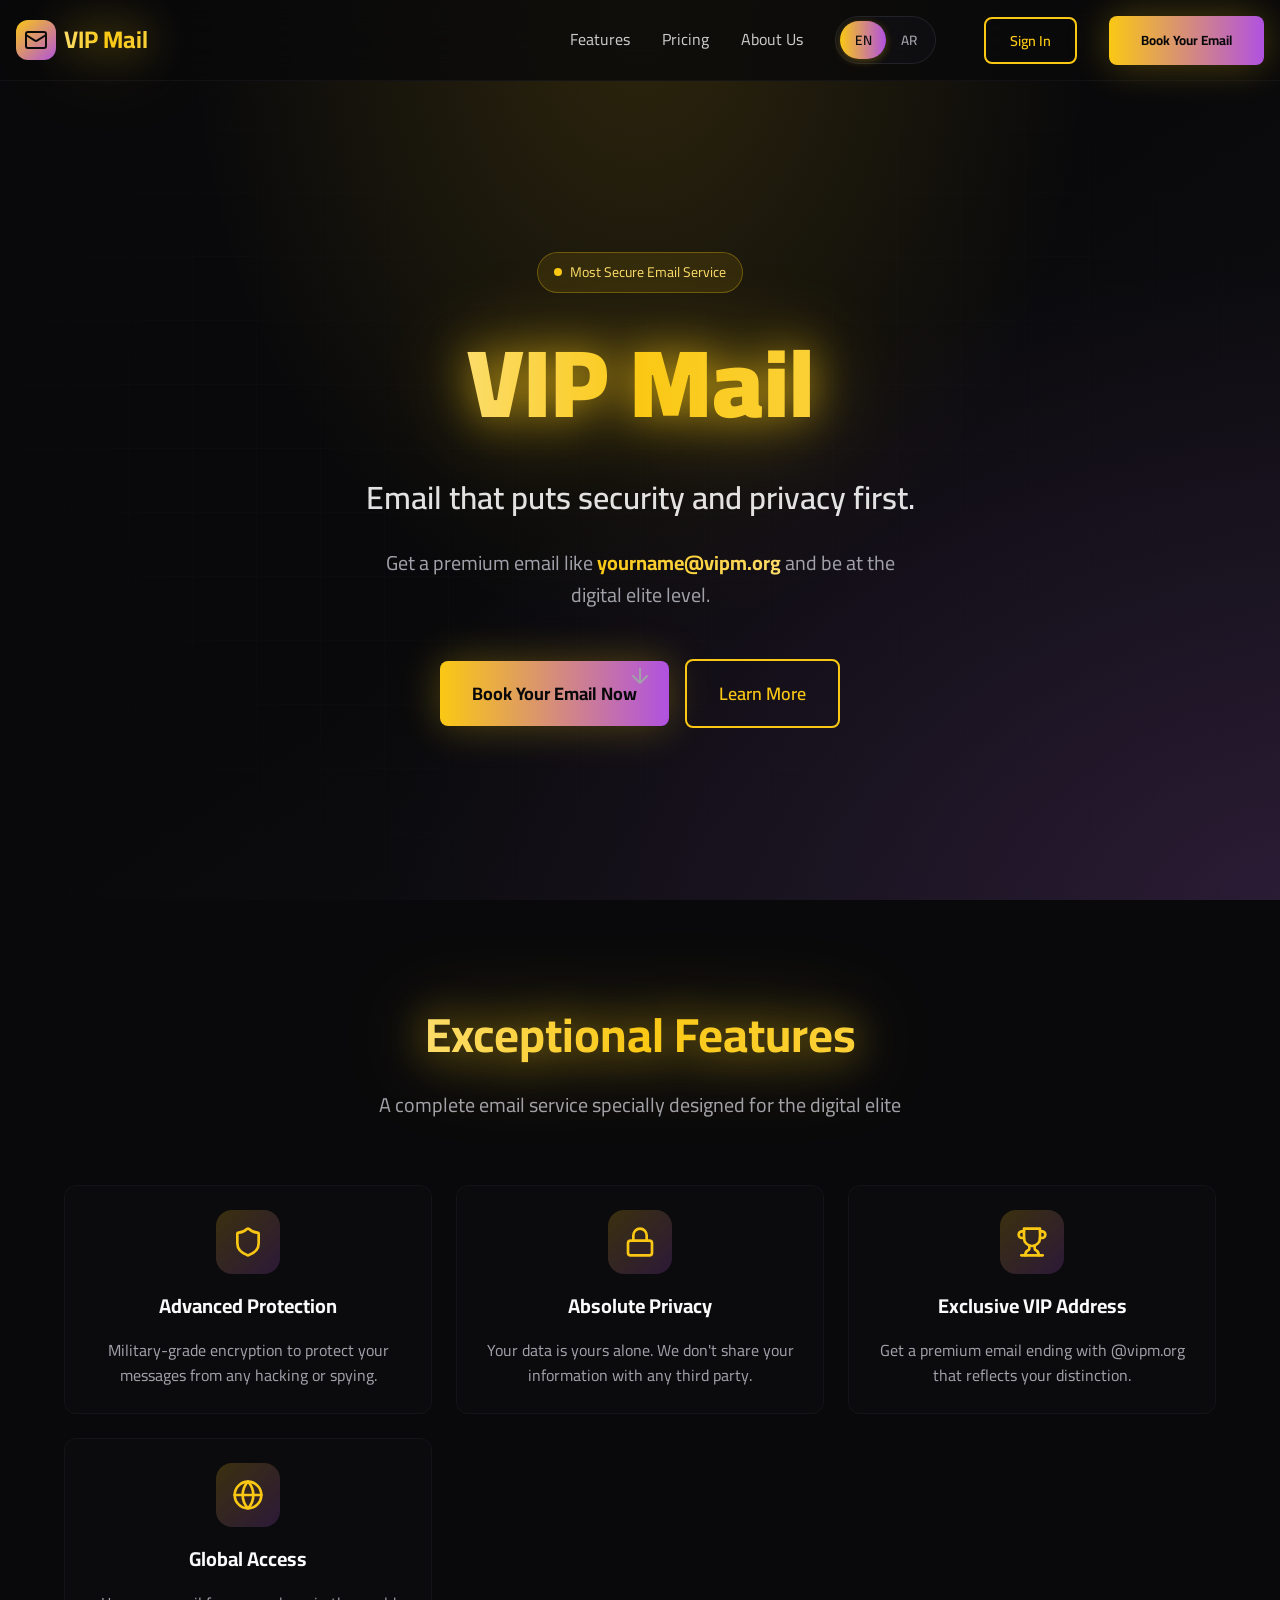
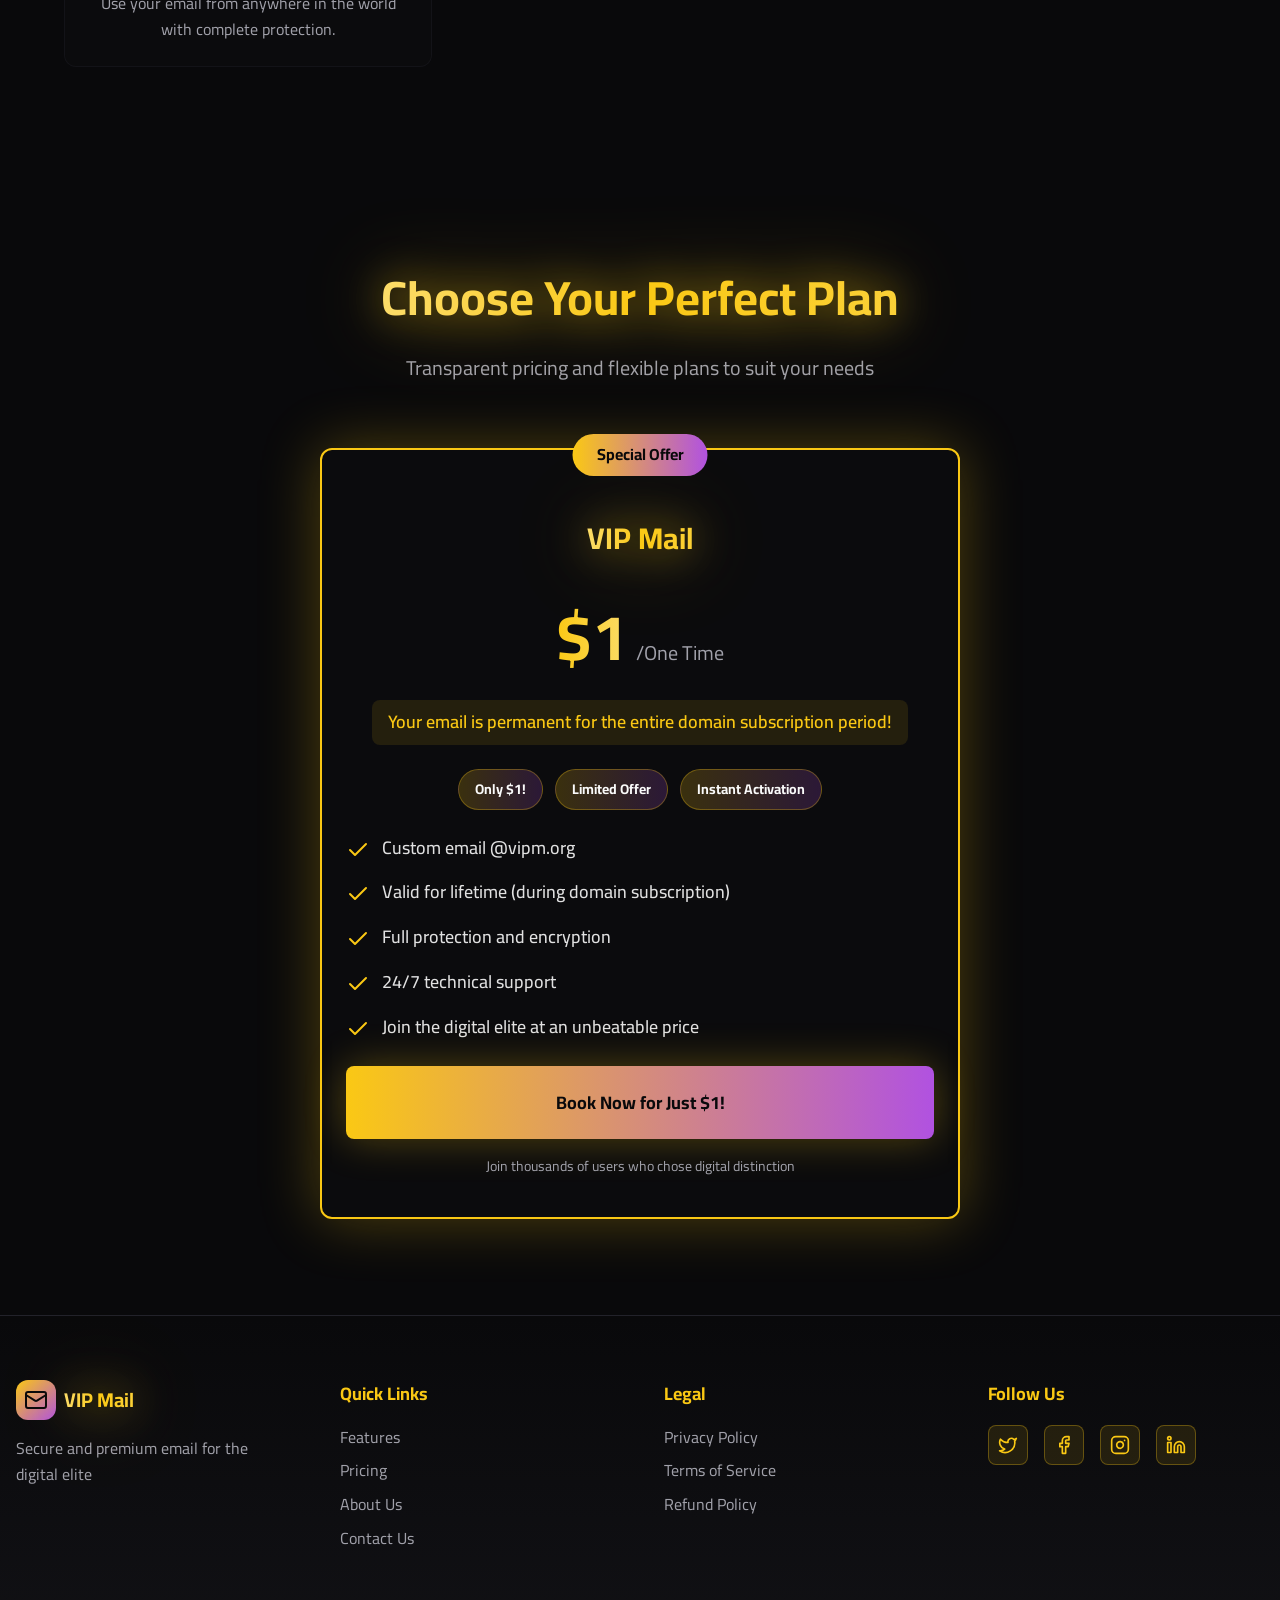
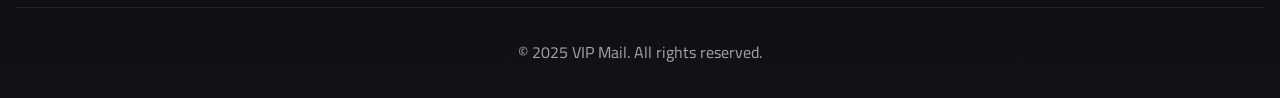
<file: index.html>
<!DOCTYPE html>
<html lang="en" dir="ltr">
<head>
    <meta charset="UTF-8">
    <meta name="viewport" content="width=device-width, initial-scale=1.0">
    <meta name="description" content="VIP Mail - Email that puts security and privacy first. Get your premium @vipm.org email">
    <meta property="og:title" content="VIP Mail - Secure and Premium Email">
    <meta property="og:description" content="Get a premium email like yourname@vipm.org and be at the digital elite level">
    <title>VIP Mail - Secure and Premium Email</title>
    <link rel="stylesheet" href="styles.css">
    <link rel="preconnect" href="https://fonts.googleapis.com">
    <link rel="preconnect" href="https://fonts.gstatic.com" crossorigin>
    <link href="https://fonts.googleapis.com/css2?family=Cairo:wght@400;600;700;900&display=swap" rel="stylesheet">
    <script src="translations.js"></script>
</head>
<body>
    <!-- Navbar -->
    <nav class="navbar">
        <div class="container">
            <div class="nav-content">
                <a href="/" class="logo">
                    <div class="logo-icon">
                        <svg xmlns="http://www.w3.org/2000/svg" width="24" height="24" viewBox="0 0 24 24" fill="none" stroke="currentColor" stroke-width="2" stroke-linecap="round" stroke-linejoin="round">
                            <rect width="20" height="16" x="2" y="4" rx="2"/>
                            <path d="m22 7-8.97 5.7a1.94 1.94 0 0 1-2.06 0L2 7"/>
                        </svg>
                    </div>
                    <span class="logo-text text-gold-premium">VIP Mail</span>
                </a>

                <div class="nav-links">
                    <a href="#features" data-i18n="nav_features">Features</a>
                    <a href="#pricing" data-i18n="nav_pricing">Pricing</a>
                    <a href="about.html" data-i18n="nav_about">About Us</a>
                    <div class="lang-switcher">
                        <button class="lang-btn" id="lang-en">EN</button>
                        <button class="lang-btn" id="lang-ar">AR</button>
                    </div>
                    <button class="btn-login" data-i18n="nav_login">Sign In</button>
                    <button class="btn-primary" data-i18n="nav_book">Book Your Email</button>
                </div>

                <!-- Mobile Menu Button -->
                <button class="mobile-menu-btn" aria-label="Menu" data-i18n-label="nav_menu">
                    <svg xmlns="http://www.w3.org/2000/svg" width="24" height="24" viewBox="0 0 24 24" fill="none" stroke="currentColor" stroke-width="2" stroke-linecap="round" stroke-linejoin="round">
                        <line x1="4" x2="20" y1="12" y2="12"/>
                        <line x1="4" x2="20" y1="6" y2="6"/>
                        <line x1="4" x2="20" y1="18" y2="18"/>
                    </svg>
                </button>
            </div>
        </div>
    </nav>

    <!-- Mobile Menu -->
    <div class="mobile-menu">
        <div class="mobile-menu-links">
            <a href="#features" data-i18n="nav_features">Features</a>
            <a href="#pricing" data-i18n="nav_pricing">Pricing</a>
            <a href="about.html" data-i18n="nav_about">About Us</a>
            <div class="lang-switcher" style="justify-content: center; margin: 1rem 0;">
                <button class="lang-btn" id="lang-en-mobile">EN</button>
                <button class="lang-btn" id="lang-ar-mobile">AR</button>
            </div>
            <button class="btn-login" data-i18n="nav_login">Sign In</button>
            <button class="btn-primary" data-i18n="nav_book">Book Your Email</button>
        </div>
    </div>

    <!-- Hero Section -->
    <section class="hero">
        <div class="hero-bg">
            <div class="hero-gradient-1"></div>
            <div class="hero-gradient-2"></div>
        </div>
        <div class="hero-grid"></div>

        <div class="container">
            <div class="hero-content">
                <div class="hero-badge">
                    <span class="badge-pulse"></span>
                    <span data-i18n="hero_badge">Most Secure Email Service</span>
                </div>

                <h1 class="hero-title">
                    <span class="text-gold-premium">VIP Mail</span>
                </h1>

                <p class="hero-subtitle" data-i18n="hero_subtitle">
                    Email that puts security and privacy first.
                </p>

                <p class="hero-description">
                    <span data-i18n="hero_description_prefix">Get a premium email like </span><span class="text-gradient-gold">yourname@vipm.org</span><span data-i18n="hero_description_suffix"> and be at the digital elite level.</span>
                </p>

                <div class="hero-buttons">
                    <button class="btn-primary btn-lg" data-i18n="hero_btn_book">Book Your Email Now</button>
                    <button class="btn-outline btn-lg" data-i18n="hero_btn_learn">Learn More</button>
                </div>

                <div class="scroll-indicator">
                    <svg xmlns="http://www.w3.org/2000/svg" width="24" height="24" viewBox="0 0 24 24" fill="none" stroke="currentColor" stroke-width="2" stroke-linecap="round" stroke-linejoin="round">
                        <path d="M12 5v14M19 12l-7 7-7-7"/>
                    </svg>
                </div>
            </div>
        </div>
    </section>

    <!-- Features Section -->
    <section id="features" class="features">
        <div class="container">
            <div class="section-header">
                <h2 class="section-title">
                    <span class="text-gold-premium" data-i18n="features_title">Exceptional Features</span>
                </h2>
                <p class="section-description" data-i18n="features_description">
                    A complete email service specially designed for the digital elite
                </p>
            </div>

            <div class="features-grid">
                <div class="feature-card">
                    <div class="feature-icon">
                        <svg xmlns="http://www.w3.org/2000/svg" width="32" height="32" viewBox="0 0 24 24" fill="none" stroke="currentColor" stroke-width="2" stroke-linecap="round" stroke-linejoin="round">
                            <path d="M20 13c0 5-3.5 7.5-7.66 8.95a1 1 0 0 1-.67-.01C7.5 20.5 4 18 4 13V6a1 1 0 0 1 1-1c2 0 4.5-1.2 6.24-2.72a1.17 1.17 0 0 1 1.52 0C14.51 3.81 17 5 19 5a1 1 0 0 1 1 1z"/>
                        </svg>
                    </div>
                    <h3 class="feature-title" data-i18n="feature1_title">Advanced Protection</h3>
                    <p class="feature-description" data-i18n="feature1_desc">Military-grade encryption to protect your messages from any hacking or spying.</p>
                </div>

                <div class="feature-card">
                    <div class="feature-icon">
                        <svg xmlns="http://www.w3.org/2000/svg" width="32" height="32" viewBox="0 0 24 24" fill="none" stroke="currentColor" stroke-width="2" stroke-linecap="round" stroke-linejoin="round">
                            <rect width="18" height="11" x="3" y="11" rx="2" ry="2"/>
                            <path d="M7 11V7a5 5 0 0 1 10 0v4"/>
                        </svg>
                    </div>
                    <h3 class="feature-title" data-i18n="feature2_title">Absolute Privacy</h3>
                    <p class="feature-description" data-i18n="feature2_desc">Your data is yours alone. We don't share your information with any third party.</p>
                </div>

                <div class="feature-card">
                    <div class="feature-icon">
                        <svg xmlns="http://www.w3.org/2000/svg" width="32" height="32" viewBox="0 0 24 24" fill="none" stroke="currentColor" stroke-width="2" stroke-linecap="round" stroke-linejoin="round">
                            <path d="M6 9H4.5a2.5 2.5 0 0 1 0-5H6"/>
                            <path d="M18 9h1.5a2.5 2.5 0 0 0 0-5H18"/>
                            <path d="M4 22h16"/>
                            <path d="M10 14.66V17c0 .55-.47.98-.97 1.21C7.85 18.75 7 20.24 7 22"/>
                            <path d="M14 14.66V17c0 .55.47.98.97 1.21C16.15 18.75 17 20.24 17 22"/>
                            <path d="M18 2H6v7a6 6 0 0 0 12 0V2Z"/>
                        </svg>
                    </div>
                    <h3 class="feature-title" data-i18n="feature3_title">Exclusive VIP Address</h3>
                    <p class="feature-description" data-i18n="feature3_desc">Get a premium email ending with @vipm.org that reflects your distinction.</p>
                </div>

                <div class="feature-card">
                    <div class="feature-icon">
                        <svg xmlns="http://www.w3.org/2000/svg" width="32" height="32" viewBox="0 0 24 24" fill="none" stroke="currentColor" stroke-width="2" stroke-linecap="round" stroke-linejoin="round">
                            <circle cx="12" cy="12" r="10"/>
                            <path d="M12 2a14.5 14.5 0 0 0 0 20 14.5 14.5 0 0 0 0-20"/>
                            <path d="M2 12h20"/>
                        </svg>
                    </div>
                    <h3 class="feature-title" data-i18n="feature4_title">Global Access</h3>
                    <p class="feature-description" data-i18n="feature4_desc">Use your email from anywhere in the world with complete protection.</p>
                </div>
            </div>
        </div>
    </section>

    <!-- Pricing Section -->
    <section id="pricing" class="pricing">
        <div class="container">
            <div class="section-header">
                <h2 class="section-title">
                    <span class="text-gold-premium" data-i18n="pricing_title">Choose Your Perfect Plan</span>
                </h2>
                <p class="section-description" data-i18n="pricing_description">
                    Transparent pricing and flexible plans to suit your needs
                </p>
            </div>

            <div class="pricing-card-wrapper">
                <div class="pricing-card">
                    <div class="pricing-badge" data-i18n="pricing_badge">Special Offer</div>

                    <div class="pricing-header">
                        <h3 class="pricing-title">
                            <span class="text-gold-premium" data-i18n="pricing_plan_title">VIP Mail</span>
                        </h3>

                        <div class="pricing-price">
                            <div class="price-amount">
                                <span class="price-value">$1</span>
                                <span class="price-period" data-i18n="pricing_period">/One Time</span>
                            </div>
                            <p class="price-highlight" data-i18n="pricing_highlight">
                                Your email is permanent for the entire domain subscription period!
                            </p>
                        </div>

                        <div class="deal-points">
                            <span class="deal-point" data-i18n="pricing_deal1">Only $1!</span>
                            <span class="deal-point" data-i18n="pricing_deal2">Limited Offer</span>
                            <span class="deal-point" data-i18n="pricing_deal3">Instant Activation</span>
                        </div>
                    </div>

                    <div class="pricing-content">
                        <ul class="features-list">
                            <li>
                                <svg xmlns="http://www.w3.org/2000/svg" width="24" height="24" viewBox="0 0 24 24" fill="none" stroke="currentColor" stroke-width="2" stroke-linecap="round" stroke-linejoin="round">
                                    <path d="M20 6 9 17l-5-5"/>
                                </svg>
                                <span data-i18n="pricing_feature1">Custom email @vipm.org</span>
                            </li>
                            <li>
                                <svg xmlns="http://www.w3.org/2000/svg" width="24" height="24" viewBox="0 0 24 24" fill="none" stroke="currentColor" stroke-width="2" stroke-linecap="round" stroke-linejoin="round">
                                    <path d="M20 6 9 17l-5-5"/>
                                </svg>
                                <span data-i18n="pricing_feature2">Valid for lifetime (during domain subscription)</span>
                            </li>
                            <li>
                                <svg xmlns="http://www.w3.org/2000/svg" width="24" height="24" viewBox="0 0 24 24" fill="none" stroke="currentColor" stroke-width="2" stroke-linecap="round" stroke-linejoin="round">
                                    <path d="M20 6 9 17l-5-5"/>
                                </svg>
                                <span data-i18n="pricing_feature3">Full protection and encryption</span>
                            </li>
                            <li>
                                <svg xmlns="http://www.w3.org/2000/svg" width="24" height="24" viewBox="0 0 24 24" fill="none" stroke="currentColor" stroke-width="2" stroke-linecap="round" stroke-linejoin="round">
                                    <path d="M20 6 9 17l-5-5"/>
                                </svg>
                                <span data-i18n="pricing_feature4">24/7 technical support</span>
                            </li>
                            <li>
                                <svg xmlns="http://www.w3.org/2000/svg" width="24" height="24" viewBox="0 0 24 24" fill="none" stroke="currentColor" stroke-width="2" stroke-linecap="round" stroke-linejoin="round">
                                    <path d="M20 6 9 17l-5-5"/>
                                </svg>
                                <span data-i18n="pricing_feature5">Join the digital elite at an unbeatable price</span>
                            </li>
                        </ul>

                        <button class="btn-primary btn-full" data-i18n="pricing_btn">
                            Book Now for Just $1!
                        </button>

                        <p class="pricing-footer" data-i18n="pricing_footer">
                            Join thousands of users who chose digital distinction
                        </p>
                    </div>
                </div>
            </div>
        </div>
    </section>

    <!-- Footer -->
    <footer class="footer">
        <div class="container">
            <div class="footer-content">
                <div class="footer-section">
                    <div class="footer-brand">
                        <div class="logo-icon">
                            <svg xmlns="http://www.w3.org/2000/svg" width="24" height="24" viewBox="0 0 24 24" fill="none" stroke="currentColor" stroke-width="2" stroke-linecap="round" stroke-linejoin="round">
                                <rect width="20" height="16" x="2" y="4" rx="2"/>
                                <path d="m22 7-8.97 5.7a1.94 1.94 0 0 1-2.06 0L2 7"/>
                            </svg>
                        </div>
                        <span class="text-gold-premium">VIP Mail</span>
                    </div>
                    <p data-i18n="footer_tagline">Secure and premium email for the digital elite</p>
                </div>

                <div class="footer-section">
                    <h4 data-i18n="footer_quick_links">Quick Links</h4>
                    <ul>
                        <li><a href="#features" data-i18n="footer_features">Features</a></li>
                        <li><a href="#pricing" data-i18n="footer_pricing">Pricing</a></li>
                        <li><a href="about.html" data-i18n="footer_about">About Us</a></li>
                        <li><a href="contact.html" data-i18n="footer_contact">Contact Us</a></li>
                    </ul>
                </div>

                <div class="footer-section">
                    <h4 data-i18n="footer_legal">Legal</h4>
                    <ul>
                        <li><a href="privacy.html" data-i18n="footer_privacy">Privacy Policy</a></li>
                        <li><a href="terms.html" data-i18n="footer_terms">Terms of Service</a></li>
                        <li><a href="refund.html" data-i18n="footer_refund">Refund Policy</a></li>
                    </ul>
                </div>

                <div class="footer-section">
                    <h4 data-i18n="footer_follow">Follow Us</h4>
                    <div class="social-links">
                        <a href="#" aria-label="Twitter">
                            <svg xmlns="http://www.w3.org/2000/svg" width="20" height="20" viewBox="0 0 24 24" fill="none" stroke="currentColor" stroke-width="2" stroke-linecap="round" stroke-linejoin="round">
                                <path d="M22 4s-.7 2.1-2 3.4c1.6 10-9.4 17.3-18 11.6 2.2.1 4.4-.6 6-2C3 15.5.5 9.6 3 5c2.2 2.6 5.6 4.1 9 4-.9-4.2 4-6.6 7-3.8 1.1 0 3-1.2 3-1.2z"/>
                            </svg>
                        </a>
                        <a href="#" aria-label="Facebook">
                            <svg xmlns="http://www.w3.org/2000/svg" width="20" height="20" viewBox="0 0 24 24" fill="none" stroke="currentColor" stroke-width="2" stroke-linecap="round" stroke-linejoin="round">
                                <path d="M18 2h-3a5 5 0 0 0-5 5v3H7v4h3v8h4v-8h3l1-4h-4V7a1 1 0 0 1 1-1h3z"/>
                            </svg>
                        </a>
                        <a href="#" aria-label="Instagram">
                            <svg xmlns="http://www.w3.org/2000/svg" width="20" height="20" viewBox="0 0 24 24" fill="none" stroke="currentColor" stroke-width="2" stroke-linecap="round" stroke-linejoin="round">
                                <rect width="20" height="20" x="2" y="2" rx="5" ry="5"/>
                                <path d="M16 11.37A4 4 0 1 1 12.63 8 4 4 0 0 1 16 11.37z"/>
                                <line x1="17.5" x2="17.51" y1="6.5" y2="6.5"/>
                            </svg>
                        </a>
                        <a href="#" aria-label="LinkedIn">
                            <svg xmlns="http://www.w3.org/2000/svg" width="20" height="20" viewBox="0 0 24 24" fill="none" stroke="currentColor" stroke-width="2" stroke-linecap="round" stroke-linejoin="round">
                                <path d="M16 8a6 6 0 0 1 6 6v7h-4v-7a2 2 0 0 0-2-2 2 2 0 0 0-2 2v7h-4v-7a6 6 0 0 1 6-6z"/>
                                <rect width="4" height="12" x="2" y="9"/>
                                <circle cx="4" cy="4" r="2"/>
                            </svg>
                        </a>
                    </div>
                </div>
            </div>

            <div class="footer-bottom">
                <p>&copy; 2025 VIP Mail. <span data-i18n="footer_rights">All rights reserved.</span></p>
            </div>
        </div>
    </footer>

    <script src="script.js"></script>
</body>
</html>
</file>
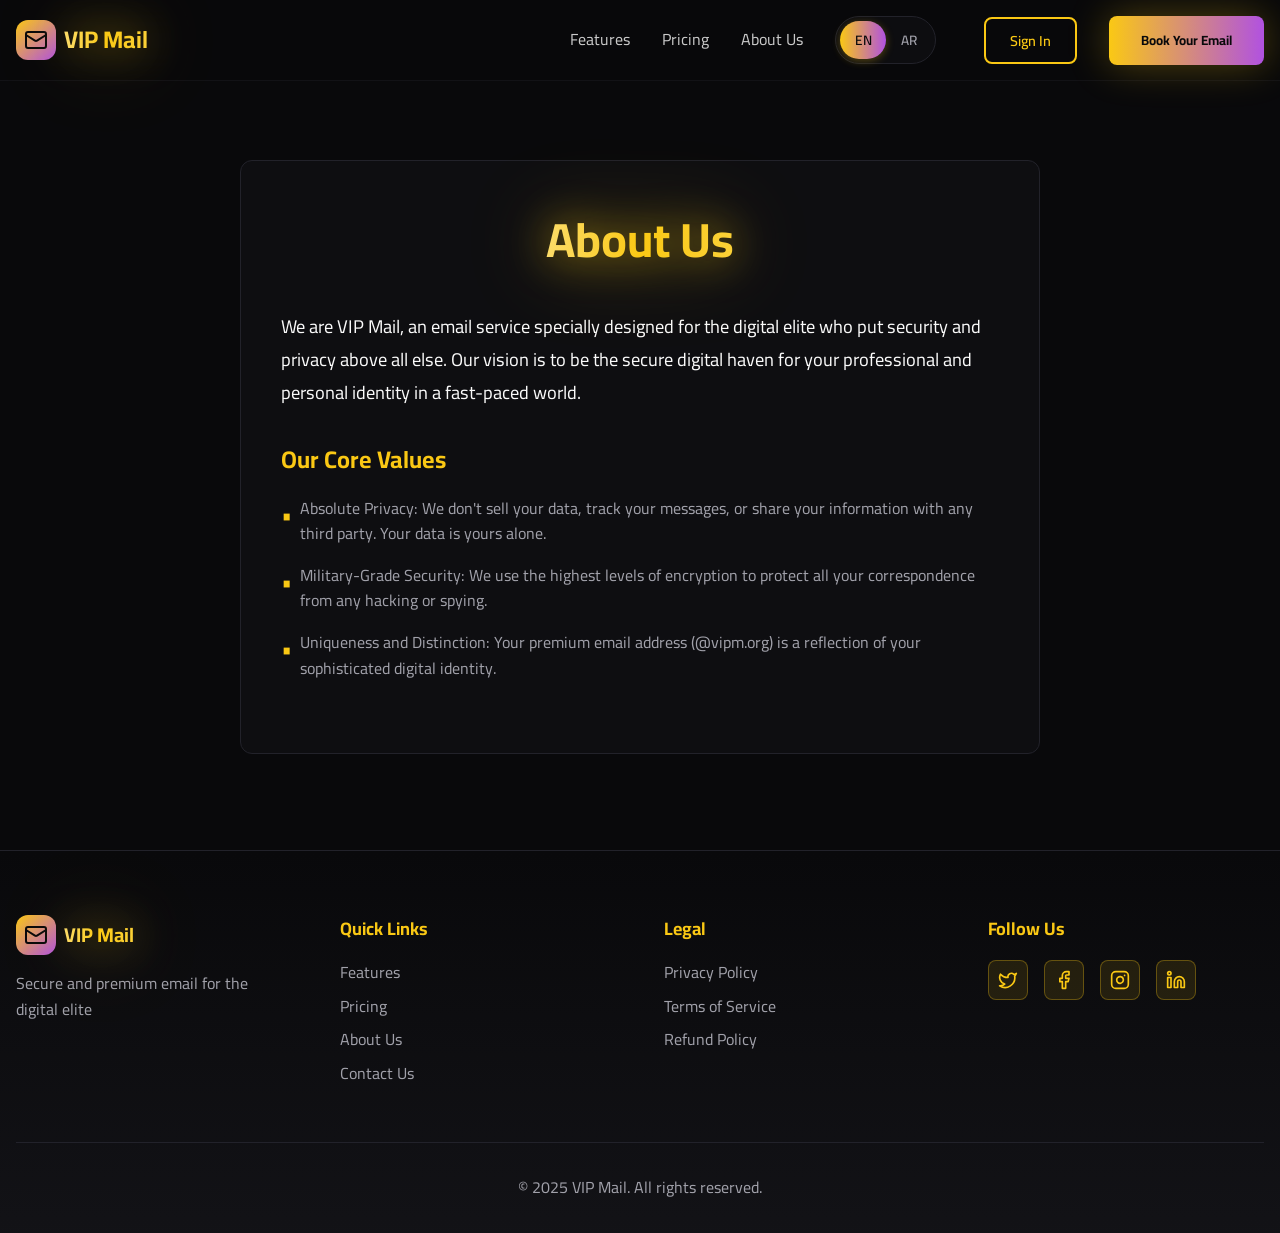
<file: about.html>
<!DOCTYPE html>
<html lang="en" dir="ltr">
<head>
    <meta charset="UTF-8">
    <meta name="viewport" content="width=device-width, initial-scale=1.0">
    <title>VIP Mail - About Us</title>
    <link rel="stylesheet" href="styles.css">
    <link href="https://fonts.googleapis.com/css2?family=Cairo:wght@400;600;700;900&display=swap" rel="stylesheet">
    <script src="translations.js"></script>
</head>
<body>
    <nav class="navbar">
        <div class="container">
            <div class="nav-content">
                <a href="/" class="logo">
                    <div class="logo-icon">
                        <svg xmlns="http://www.w3.org/2000/svg" width="24" height="24" viewBox="0 0 24 24" fill="none" stroke="currentColor" stroke-width="2" stroke-linecap="round" stroke-linejoin="round">
                            <rect width="20" height="16" x="2" y="4" rx="2"/>
                            <path d="m22 7-8.97 5.7a1.94 1.94 0 0 1-2.06 0L2 7"/>
                        </svg>
                    </div>
                    <span class="logo-text text-gold-premium">VIP Mail</span>
                </a>

                <div class="nav-links">
                    <a href="/#features" data-i18n="nav_features">Features</a>
                    <a href="/#pricing" data-i18n="nav_pricing">Pricing</a>
                    <a href="about.html" data-i18n="nav_about">About Us</a>
                    <div class="lang-switcher">
                        <button class="lang-btn" id="lang-en">EN</button>
                        <button class="lang-btn" id="lang-ar">AR</button>
                    </div>
                    <button class="btn-login" data-i18n="nav_login">Sign In</button>
                    <button class="btn-primary" data-i18n="nav_book">Book Your Email</button>
                </div>

                <!-- Mobile Menu Button -->
                <button class="mobile-menu-btn" aria-label="Menu">
                    <svg xmlns="http://www.w3.org/2000/svg" width="24" height="24" viewBox="0 0 24 24" fill="none" stroke="currentColor" stroke-width="2" stroke-linecap="round" stroke-linejoin="round">
                        <line x1="4" x2="20" y1="12" y2="12"/>
                        <line x1="4" x2="20" y1="6" y2="6"/>
                        <line x1="4" x2="20" y1="18" y2="18"/>
                    </svg>
                </button>
            </div>
        </div>
    </nav>
    
    <!-- Mobile Menu -->
    <div class="mobile-menu">
        <div class="mobile-menu-links">
            <a href="/#features" data-i18n="nav_features">Features</a>
            <a href="/#pricing" data-i18n="nav_pricing">Pricing</a>
            <a href="about.html" data-i18n="nav_about">About Us</a>
            <div class="lang-switcher" style="justify-content: center; margin: 1rem 0;">
                <button class="lang-btn" id="lang-en-mobile">EN</button>
                <button class="lang-btn" id="lang-ar-mobile">AR</button>
            </div>
            <button class="btn-login" data-i18n="nav_login">Sign In</button>
            <button class="btn-primary" data-i18n="nav_book">Book Your Email</button>
        </div>
    </div>
    
    <section class="page-content" style="padding-top: 10rem; padding-bottom: 6rem; min-height: 80vh;">
        <div class="container" style="max-width: 800px; margin: 0 auto; background: var(--card); padding: 2.5rem; border-radius: 0.75rem; border: 1px solid var(--border);">
            
            <h1 class="section-title" style="text-align: center; margin-bottom: 2rem;">
                <span class="text-gold-premium" data-i18n="about_title">About Us</span>
            </h1>

            <p style="font-size: 1.15rem; margin-bottom: 1.5rem; line-height: 1.8; color: var(--foreground);" data-i18n="about_intro">
                We are VIP Mail, an email service specially designed for the digital elite who put security and privacy above all else. Our vision is to be the secure digital haven for your professional and personal identity in a fast-paced world.
            </p>

            <h2 style="font-size: 1.5rem; margin-top: 2rem; margin-bottom: 1rem; color: var(--gold);" data-i18n="about_values_title">
                Our Core Values
            </h2>
            <ul style="list-style: none; padding-left: 0; padding-right: 0; margin-bottom: 2rem;">
                <li style="margin-bottom: 1rem; color: var(--muted-foreground); display: flex; align-items: flex-start; gap: 0.5rem;">
                    <span style="color: var(--gold); font-size: 1.5rem;">•</span>
                    <span data-i18n="about_value1">Absolute Privacy: We don't sell your data, track your messages, or share your information with any third party. Your data is yours alone.</span>
                </li>
                <li style="margin-bottom: 1rem; color: var(--muted-foreground); display: flex; align-items: flex-start; gap: 0.5rem;">
                    <span style="color: var(--gold); font-size: 1.5rem;">•</span>
                    <span data-i18n="about_value2">Military-Grade Security: We use the highest levels of encryption to protect all your correspondence from any hacking or spying.</span>
                </li>
                <li style="margin-bottom: 1rem; color: var(--muted-foreground); display: flex; align-items: flex-start; gap: 0.5rem;">
                    <span style="color: var(--gold); font-size: 1.5rem;">•</span>
                    <span data-i18n="about_value3">Uniqueness and Distinction: Your premium email address (@vipm.org) is a reflection of your sophisticated digital identity.</span>
                </li>
            </ul>
        </div>
    </section>

    <footer class="footer">
        <div class="container">
            <div class="footer-content">
                <div class="footer-section">
                    <div class="footer-brand">
                        <div class="logo-icon">
                            <svg xmlns="http://www.w3.org/2000/svg" width="24" height="24" viewBox="0 0 24 24" fill="none" stroke="currentColor" stroke-width="2" stroke-linecap="round" stroke-linejoin="round">
                                <rect width="20" height="16" x="2" y="4" rx="2"/>
                                <path d="m22 7-8.97 5.7a1.94 1.94 0 0 1-2.06 0L2 7"/>
                            </svg>
                        </div>
                        <span class="text-gold-premium">VIP Mail</span>
                    </div>
                    <p data-i18n="footer_tagline">Secure and premium email for the digital elite</p>
                </div>

                <div class="footer-section">
                    <h4 data-i18n="footer_quick_links">Quick Links</h4>
                    <ul>
                        <li><a href="/#features" data-i18n="footer_features">Features</a></li>
                        <li><a href="/#pricing" data-i18n="footer_pricing">Pricing</a></li>
                        <li><a href="about.html" data-i18n="footer_about">About Us</a></li>
                        <li><a href="contact.html" data-i18n="footer_contact">Contact Us</a></li>
                    </ul>
                </div>

                <div class="footer-section">
                    <h4 data-i18n="footer_legal">Legal</h4>
                    <ul>
                        <li><a href="privacy.html" data-i18n="footer_privacy">Privacy Policy</a></li>
                        <li><a href="terms.html" data-i18n="footer_terms">Terms of Service</a></li>
                        <li><a href="refund.html" data-i18n="footer_refund">Refund Policy</a></li>
                    </ul>
                </div>

                <div class="footer-section">
                    <h4 data-i18n="footer_follow">Follow Us</h4>
                    <div class="social-links">
                        <a href="#" aria-label="Twitter">
                            <svg xmlns="http://www.w3.org/2000/svg" width="20" height="20" viewBox="0 0 24 24" fill="none" stroke="currentColor" stroke-width="2" stroke-linecap="round" stroke-linejoin="round">
                                <path d="M22 4s-.7 2.1-2 3.4c1.6 10-9.4 17.3-18 11.6 2.2.1 4.4-.6 6-2C3 15.5.5 9.6 3 5c2.2 2.6 5.6 4.1 9 4-.9-4.2 4-6.6 7-3.8 1.1 0 3-1.2 3-1.2z"/>
                            </svg>
                        </a>
                        <a href="#" aria-label="Facebook">
                            <svg xmlns="http://www.w3.org/2000/svg" width="20" height="20" viewBox="0 0 24 24" fill="none" stroke="currentColor" stroke-width="2" stroke-linecap="round" stroke-linejoin="round">
                                <path d="M18 2h-3a5 5 0 0 0-5 5v3H7v4h3v8h4v-8h3l1-4h-4V7a1 1 0 0 1 1-1h3z"/>
                            </svg>
                        </a>
                        <a href="#" aria-label="Instagram">
                            <svg xmlns="http://www.w3.org/2000/svg" width="20" height="20" viewBox="0 0 24 24" fill="none" stroke="currentColor" stroke-width="2" stroke-linecap="round" stroke-linejoin="round">
                                <rect width="20" height="20" x="2" y="2" rx="5" ry="5"/>
                                <path d="M16 11.37A4 4 0 1 1 12.63 8 4 4 0 0 1 16 11.37z"/>
                                <line x1="17.5" x2="17.51" y1="6.5" y2="6.5"/>
                            </svg>
                        </a>
                        <a href="#" aria-label="LinkedIn">
                            <svg xmlns="http://www.w3.org/2000/svg" width="20" height="20" viewBox="0 0 24 24" fill="none" stroke="currentColor" stroke-width="2" stroke-linecap="round" stroke-linejoin="round">
                                <path d="M16 8a6 6 0 0 1 6 6v7h-4v-7a2 2 0 0 0-2-2 2 2 0 0 0-2 2v7h-4v-7a6 6 0 0 1 6-6z"/>
                                <rect width="4" height="12" x="2" y="9"/>
                                <circle cx="4" cy="4" r="2"/>
                            </svg>
                        </a>
                    </div>
                </div>
            </div>

            <div class="footer-bottom">
                <p>&copy; 2025 VIP Mail. <span data-i18n="footer_rights">All rights reserved.</span></p>
            </div>
        </div>
    </footer> 

    <script src="script.js"></script>
</body>
</html>
</file>
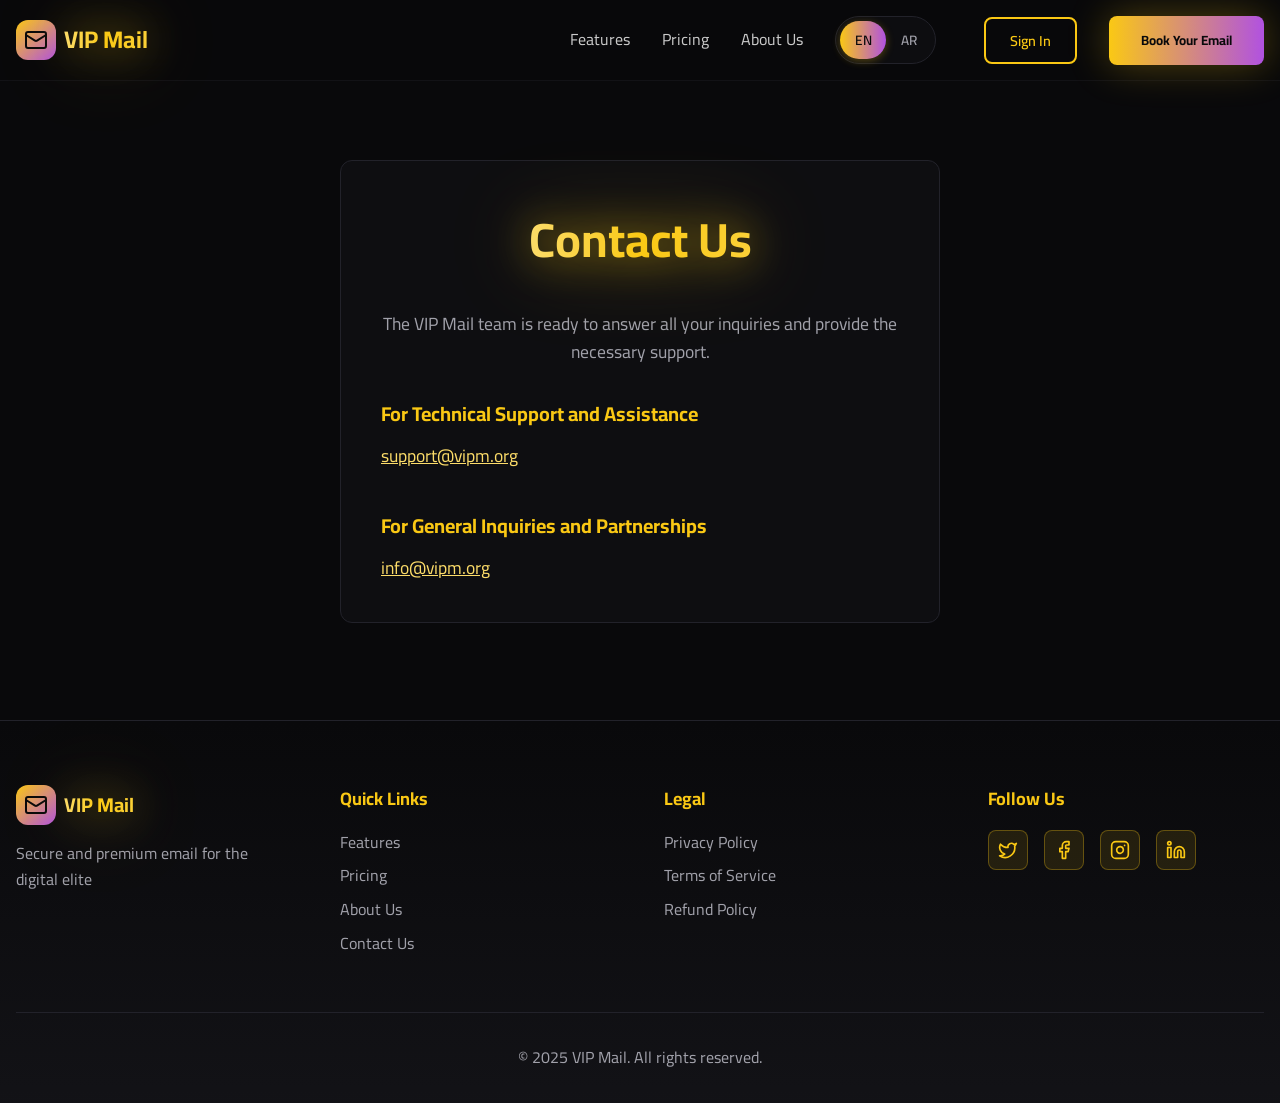
<file: contact.html>
<!DOCTYPE html>
<html lang="en" dir="ltr">
<head>
    <meta charset="UTF-8">
    <meta name="viewport" content="width=device-width, initial-scale=1.0">
    <title>VIP Mail - Contact Us</title>
    <link rel="stylesheet" href="styles.css">
    <link href="https://fonts.googleapis.com/css2?family=Cairo:wght@400;600;700;900&display=swap" rel="stylesheet">
    <script src="translations.js"></script>
</head>
<body>
    <nav class="navbar">
        <div class="container">
            <div class="nav-content">
                <a href="/" class="logo">
                    <div class="logo-icon">
                        <svg xmlns="http://www.w3.org/2000/svg" width="24" height="24" viewBox="0 0 24 24" fill="none" stroke="currentColor" stroke-width="2" stroke-linecap="round" stroke-linejoin="round">
                            <rect width="20" height="16" x="2" y="4" rx="2"/>
                            <path d="m22 7-8.97 5.7a1.94 1.94 0 0 1-2.06 0L2 7"/>
                        </svg>
                    </div>
                    <span class="logo-text text-gold-premium">VIP Mail</span>
                </a>

                <div class="nav-links">
                    <a href="/#features" data-i18n="nav_features">Features</a>
                    <a href="/#pricing" data-i18n="nav_pricing">Pricing</a>
                    <a href="about.html" data-i18n="nav_about">About Us</a>
                    <div class="lang-switcher">
                        <button class="lang-btn" id="lang-en">EN</button>
                        <button class="lang-btn" id="lang-ar">AR</button>
                    </div>
                    <button class="btn-login" data-i18n="nav_login">Sign In</button>
                    <button class="btn-primary" data-i18n="nav_book">Book Your Email</button>
                </div>

                <!-- Mobile Menu Button -->
                <button class="mobile-menu-btn" aria-label="Menu">
                    <svg xmlns="http://www.w3.org/2000/svg" width="24" height="24" viewBox="0 0 24 24" fill="none" stroke="currentColor" stroke-width="2" stroke-linecap="round" stroke-linejoin="round">
                        <line x1="4" x2="20" y1="12" y2="12"/>
                        <line x1="4" x2="20" y1="6" y2="6"/>
                        <line x1="4" x2="20" y1="18" y2="18"/>
                    </svg>
                </button>
            </div>
        </div>
    </nav>

    <!-- Mobile Menu -->
    <div class="mobile-menu">
        <div class="mobile-menu-links">
            <a href="/#features" data-i18n="nav_features">Features</a>
            <a href="/#pricing" data-i18n="nav_pricing">Pricing</a>
            <a href="about.html" data-i18n="nav_about">About Us</a>
            <div class="lang-switcher" style="justify-content: center; margin: 1rem 0;">
                <button class="lang-btn" id="lang-en-mobile">EN</button>
                <button class="lang-btn" id="lang-ar-mobile">AR</button>
            </div>
            <button class="btn-login" data-i18n="nav_login">Sign In</button>
            <button class="btn-primary" data-i18n="nav_book">Book Your Email</button>
        </div>
    </div>

    <section class="page-content" style="padding-top: 10rem; padding-bottom: 6rem; min-height: 80vh;">
        <div class="container" style="max-width: 600px; margin: 0 auto; background: var(--card); padding: 2.5rem; border-radius: 0.75rem; border: 1px solid var(--border); text-align: center;">
            <h1 class="section-title" style="margin-bottom: 2rem;">
                <span class="text-gold-premium" data-i18n="contact_title">Contact Us</span>
            </h1>

            <p style="font-size: 1.1rem; margin-bottom: 2rem; color: var(--muted-foreground);" data-i18n="contact_intro">
                The VIP Mail team is ready to answer all your inquiries and provide the necessary support.
            </p>

            <div style="text-align: left; margin-bottom: 2.5rem;">
                <h3 style="font-size: 1.25rem; margin-bottom: 0.75rem; color: var(--gold);" data-i18n="contact_support_title">
                    For Technical Support and Assistance
                </h3>
                <p style="font-size: 1.1rem;">
                    <a href="mailto:support@vipm.org" style="color: var(--gold-light); text-decoration: underline;">support@vipm.org</a>
                </p>
            </div>

            <div style="text-align: left;">
                <h3 style="font-size: 1.25rem; margin-bottom: 0.75rem; color: var(--gold);" data-i18n="contact_general_title">
                    For General Inquiries and Partnerships
                </h3>
                <p style="font-size: 1.1rem;">
                    <a href="mailto:info@vipm.org" style="color: var(--gold-light); text-decoration: underline;">info@vipm.org</a>
                </p>
            </div>
        </div>
    </section>

    <footer class="footer">
        <div class="container">
            <div class="footer-content">
                <div class="footer-section">
                    <div class="footer-brand">
                        <div class="logo-icon">
                            <svg xmlns="http://www.w3.org/2000/svg" width="24" height="24" viewBox="0 0 24 24" fill="none" stroke="currentColor" stroke-width="2" stroke-linecap="round" stroke-linejoin="round">
                                <rect width="20" height="16" x="2" y="4" rx="2"/>
                                <path d="m22 7-8.97 5.7a1.94 1.94 0 0 1-2.06 0L2 7"/>
                            </svg>
                        </div>
                        <span class="text-gold-premium">VIP Mail</span>
                    </div>
                    <p data-i18n="footer_tagline">Secure and premium email for the digital elite</p>
                </div>

                <div class="footer-section">
                    <h4 data-i18n="footer_quick_links">Quick Links</h4>
                    <ul>
                        <li><a href="/#features" data-i18n="footer_features">Features</a></li>
                        <li><a href="/#pricing" data-i18n="footer_pricing">Pricing</a></li>
                        <li><a href="about.html" data-i18n="footer_about">About Us</a></li>
                        <li><a href="contact.html" data-i18n="footer_contact">Contact Us</a></li>
                    </ul>
                </div>

                <div class="footer-section">
                    <h4 data-i18n="footer_legal">Legal</h4>
                    <ul>
                        <li><a href="privacy.html" data-i18n="footer_privacy">Privacy Policy</a></li>
                        <li><a href="terms.html" data-i18n="footer_terms">Terms of Service</a></li>
                        <li><a href="refund.html" data-i18n="footer_refund">Refund Policy</a></li>
                    </ul>
                </div>

                <div class="footer-section">
                    <h4 data-i18n="footer_follow">Follow Us</h4>
                    <div class="social-links">
                        <a href="#" aria-label="Twitter">
                            <svg xmlns="http://www.w3.org/2000/svg" width="20" height="20" viewBox="0 0 24 24" fill="none" stroke="currentColor" stroke-width="2" stroke-linecap="round" stroke-linejoin="round">
                                <path d="M22 4s-.7 2.1-2 3.4c1.6 10-9.4 17.3-18 11.6 2.2.1 4.4-.6 6-2C3 15.5.5 9.6 3 5c2.2 2.6 5.6 4.1 9 4-.9-4.2 4-6.6 7-3.8 1.1 0 3-1.2 3-1.2z"/>
                            </svg>
                        </a>
                        <a href="#" aria-label="Facebook">
                            <svg xmlns="http://www.w3.org/2000/svg" width="20" height="20" viewBox="0 0 24 24" fill="none" stroke="currentColor" stroke-width="2" stroke-linecap="round" stroke-linejoin="round">
                                <path d="M18 2h-3a5 5 0 0 0-5 5v3H7v4h3v8h4v-8h3l1-4h-4V7a1 1 0 0 1 1-1h3z"/>
                            </svg>
                        </a>
                        <a href="#" aria-label="Instagram">
                            <svg xmlns="http://www.w3.org/2000/svg" width="20" height="20" viewBox="0 0 24 24" fill="none" stroke="currentColor" stroke-width="2" stroke-linecap="round" stroke-linejoin="round">
                                <rect width="20" height="20" x="2" y="2" rx="5" ry="5"/>
                                <path d="M16 11.37A4 4 0 1 1 12.63 8 4 4 0 0 1 16 11.37z"/>
                                <line x1="17.5" x2="17.51" y1="6.5" y2="6.5"/>
                            </svg>
                        </a>
                        <a href="#" aria-label="LinkedIn">
                            <svg xmlns="http://www.w3.org/2000/svg" width="20" height="20" viewBox="0 0 24 24" fill="none" stroke="currentColor" stroke-width="2" stroke-linecap="round" stroke-linejoin="round">
                            <path d="M16 8a6 6 0 0 1 6 6v7h-4v-7a2 2 0 0 0-2-2 2 2 0 0 0-2 2v7h-4v-7a6 6 0 0 1 6-6z"/>
                            <rect width="4" height="12" x="2" y="9"/>
                            <circle cx="4" cy="4" r="2"/>
                            </svg>
                        </a>
                    </div>
                </div>
            </div>

            <div class="footer-bottom">
                <p>&copy; 2025 VIP Mail. <span data-i18n="footer_rights">All rights reserved.</span></p>
            </div>
        </div>
    </footer>

    <script src="script.js"></script>
</body>
</html>
</file>
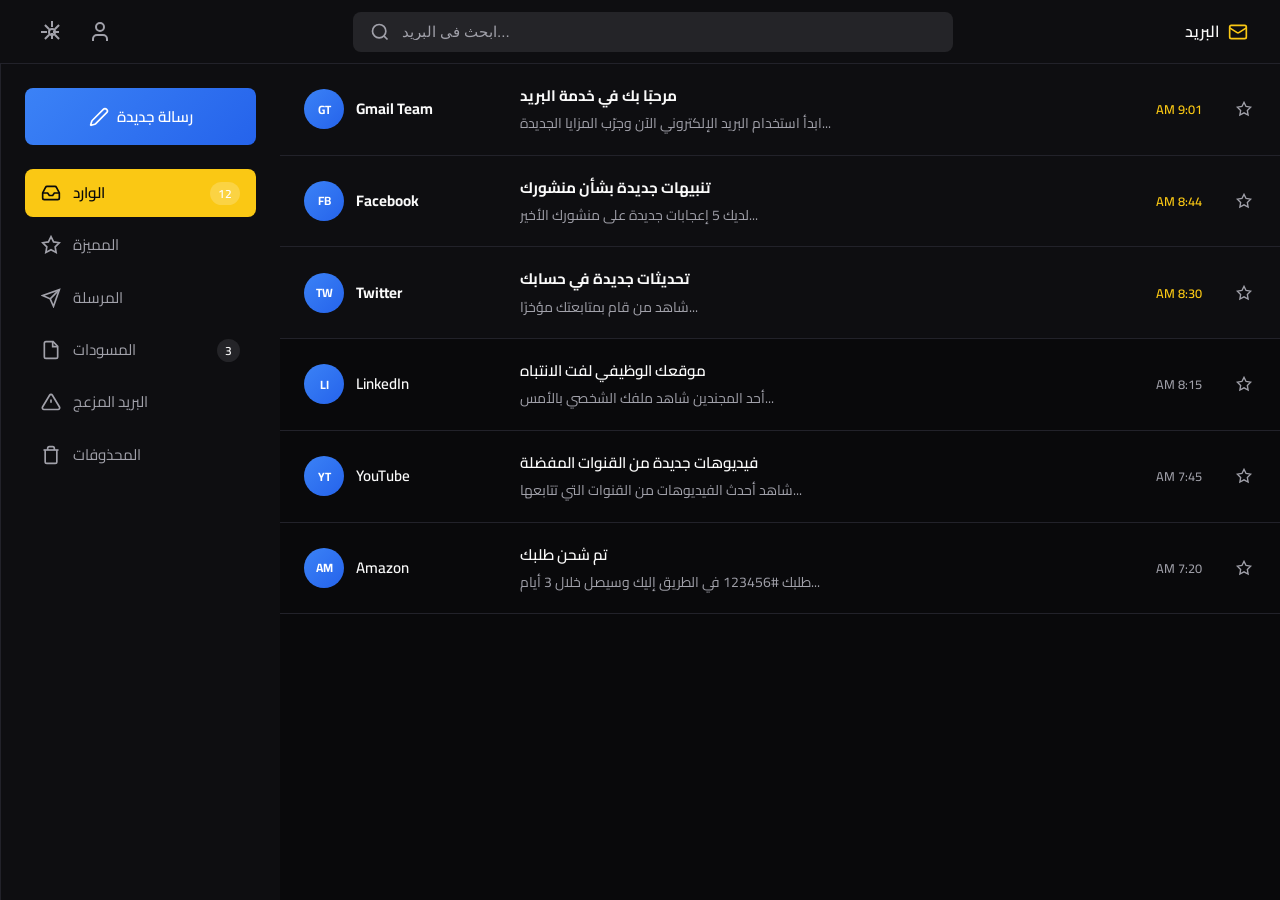
<file: inbox.html>
<!DOCTYPE html>
<html lang="ar" dir="rtl">
<head>
    <meta charset="UTF-8">
    <meta name="viewport" content="width=device-width, initial-scale=1.0">
    <title>البريد الوارد - VIP Mail</title>
    <link rel="stylesheet" href="styles.css">
    <link href="https://fonts.googleapis.com/css2?family=Cairo:wght@400;600;700;900&display=swap" rel="stylesheet">
</head>
<body>
    <!-- Inbox Header -->
    <header class="inbox-header">
        <div class="inbox-header-content">
            <div class="inbox-header-left">
                <button class="icon-btn" aria-label="الإعدادات">
                    <svg width="24" height="24" viewBox="0 0 24 24" fill="none" stroke="currentColor" stroke-width="2">
                        <circle cx="12" cy="12" r="3"/>
                        <path d="M12 1v6m0 6v6"/>
                        <path d="m4.93 4.93 4.24 4.24m5.66 5.66 4.24 4.24"/>
                        <path d="M1 12h6m6 0h6"/>
                        <path d="m4.93 19.07 4.24-4.24m5.66-5.66 4.24-4.24"/>
                    </svg>
                </button>
                <button class="icon-btn" aria-label="الملف الشخصي">
                    <svg width="24" height="24" viewBox="0 0 24 24" fill="none" stroke="currentColor" stroke-width="2">
                        <path d="M19 21v-2a4 4 0 0 0-4-4H9a4 4 0 0 0-4 4v2"/>
                        <circle cx="12" cy="7" r="4"/>
                    </svg>
                </button>
            </div>

            <div class="inbox-search-bar">
                <svg width="20" height="20" viewBox="0 0 24 24" fill="none" stroke="currentColor" stroke-width="2">
                    <circle cx="11" cy="11" r="8"/>
                    <path d="m21 21-4.35-4.35"/>
                </svg>
                <input type="text" placeholder="ابحث في البريد..." />
            </div>

            <a href="index.html" class="inbox-logo">
                <span class="inbox-logo-text">البريد</span>
                <svg width="20" height="20" viewBox="0 0 24 24" fill="none" stroke="currentColor" stroke-width="2">
                    <rect width="20" height="16" x="2" y="4" rx="2"/>
                    <path d="m22 7-8.97 5.7a1.94 1.94 0 0 1-2.06 0L2 7"/>
                </svg>
            </a>
        </div>
    </header>

    <!-- Main Inbox Layout -->
    <div class="inbox-container">
        <!-- Sidebar -->
        <aside class="inbox-sidebar">
            <button class="btn-compose">
                <svg width="20" height="20" viewBox="0 0 24 24" fill="none" stroke="currentColor" stroke-width="2">
                    <path d="M21.174 6.812a1 1 0 0 0-3.986-3.987L3.842 16.174a2 2 0 0 0-.5.83l-1.321 4.352a.5.5 0 0 0 .623.622l4.353-1.32a2 2 0 0 0 .83-.497z"/>
                </svg>
                <span>رسالة جديدة</span>
            </button>

            <nav class="inbox-nav">
                <a href="#inbox" class="inbox-nav-item active" data-category="inbox">
                    <svg width="20" height="20" viewBox="0 0 24 24" fill="none" stroke="currentColor" stroke-width="2">
                        <polyline points="22 12 16 12 14 15 10 15 8 12 2 12"/>
                        <path d="M5.45 5.11 2 12v6a2 2 0 0 0 2 2h16a2 2 0 0 0 2-2v-6l-3.45-6.89A2 2 0 0 0 16.76 4H7.24a2 2 0 0 0-1.79 1.11z"/>
                    </svg>
                    <span>الوارد</span>
                    <span class="inbox-badge">12</span>
                </a>

                <a href="#starred" class="inbox-nav-item" data-category="starred">
                    <svg width="20" height="20" viewBox="0 0 24 24" fill="none" stroke="currentColor" stroke-width="2">
                        <polygon points="12 2 15.09 8.26 22 9.27 17 14.14 18.18 21.02 12 17.77 5.82 21.02 7 14.14 2 9.27 8.91 8.26 12 2"/>
                    </svg>
                    <span>المميزة</span>
                </a>

                <a href="#sent" class="inbox-nav-item" data-category="sent">
                    <svg width="20" height="20" viewBox="0 0 24 24" fill="none" stroke="currentColor" stroke-width="2">
                        <line x1="22" y1="2" x2="11" y2="13"/>
                        <polygon points="22 2 15 22 11 13 2 9 22 2"/>
                    </svg>
                    <span>المرسلة</span>
                </a>

                <a href="#drafts" class="inbox-nav-item" data-category="drafts">
                    <svg width="20" height="20" viewBox="0 0 24 24" fill="none" stroke="currentColor" stroke-width="2">
                        <path d="M14.5 2H6a2 2 0 0 0-2 2v16a2 2 0 0 0 2 2h12a2 2 0 0 0 2-2V7.5L14.5 2z"/>
                        <polyline points="14 2 14 8 20 8"/>
                    </svg>
                    <span>المسودات</span>
                    <span class="inbox-badge">3</span>
                </a>

                <a href="#spam" class="inbox-nav-item" data-category="spam">
                    <svg width="20" height="20" viewBox="0 0 24 24" fill="none" stroke="currentColor" stroke-width="2">
                        <path d="M10.29 3.86L1.82 18a2 2 0 0 0 1.71 3h16.94a2 2 0 0 0 1.71-3L13.71 3.86a2 2 0 0 0-3.42 0z"/>
                        <line x1="12" y1="9" x2="12" y2="13"/>
                        <line x1="12" y1="17" x2="12.01" y2="17"/>
                    </svg>
                    <span>البريد المزعج</span>
                </a>

                <a href="#trash" class="inbox-nav-item" data-category="trash">
                    <svg width="20" height="20" viewBox="0 0 24 24" fill="none" stroke="currentColor" stroke-width="2">
                        <polyline points="3 6 5 6 21 6"/>
                        <path d="M19 6v14a2 2 0 0 1-2 2H7a2 2 0 0 1-2-2V6m3 0V4a2 2 0 0 1 2-2h4a2 2 0 0 1 2 2v2"/>
                    </svg>
                    <span>المحذوفات</span>
                </a>
            </nav>
        </aside>

        <!-- Email List -->
        <main class="inbox-main">
            <div class="inbox-emails-list">
                <!-- Email Item -->
                <div class="email-item unread">
                    <div class="email-sender">
                        <div class="email-avatar">GT</div>
                        <span class="email-sender-name">Gmail Team</span>
                    </div>
                    <div class="email-content">
                        <h3 class="email-subject">مرحبًا بك في خدمة البريد</h3>
                        <p class="email-preview">ابدأ استخدام البريد الإلكتروني الآن وجرّب المزايا الجديدة...</p>
                    </div>
                    <div class="email-meta">
                        <span class="email-time">AM 9:01</span>
                        <button class="email-star" aria-label="تمييز">
                            <svg width="16" height="16" viewBox="0 0 24 24" fill="none" stroke="currentColor" stroke-width="2">
                                <polygon points="12 2 15.09 8.26 22 9.27 17 14.14 18.18 21.02 12 17.77 5.82 21.02 7 14.14 2 9.27 8.91 8.26 12 2"/>
                            </svg>
                        </button>
                    </div>
                </div>

                <div class="email-item unread">
                    <div class="email-sender">
                        <div class="email-avatar">FB</div>
                        <span class="email-sender-name">Facebook</span>
                    </div>
                    <div class="email-content">
                        <h3 class="email-subject">تنبيهات جديدة بشأن منشورك</h3>
                        <p class="email-preview">لديك 5 إعجابات جديدة على منشورك الأخير...</p>
                    </div>
                    <div class="email-meta">
                        <span class="email-time">AM 8:44</span>
                        <button class="email-star" aria-label="تمييز">
                            <svg width="16" height="16" viewBox="0 0 24 24" fill="none" stroke="currentColor" stroke-width="2">
                                <polygon points="12 2 15.09 8.26 22 9.27 17 14.14 18.18 21.02 12 17.77 5.82 21.02 7 14.14 2 9.27 8.91 8.26 12 2"/>
                            </svg>
                        </button>
                    </div>
                </div>

                <div class="email-item unread">
                    <div class="email-sender">
                        <div class="email-avatar">TW</div>
                        <span class="email-sender-name">Twitter</span>
                    </div>
                    <div class="email-content">
                        <h3 class="email-subject">تحديثات جديدة في حسابك</h3>
                        <p class="email-preview">شاهد من قام بمتابعتك مؤخرًا...</p>
                    </div>
                    <div class="email-meta">
                        <span class="email-time">AM 8:30</span>
                        <button class="email-star" aria-label="تمييز">
                            <svg width="16" height="16" viewBox="0 0 24 24" fill="none" stroke="currentColor" stroke-width="2">
                                <polygon points="12 2 15.09 8.26 22 9.27 17 14.14 18.18 21.02 12 17.77 5.82 21.02 7 14.14 2 9.27 8.91 8.26 12 2"/>
                            </svg>
                        </button>
                    </div>
                </div>

                <div class="email-item">
                    <div class="email-sender">
                        <div class="email-avatar">LI</div>
                        <span class="email-sender-name">LinkedIn</span>
                    </div>
                    <div class="email-content">
                        <h3 class="email-subject">موقعك الوظيفي لفت الانتباه</h3>
                        <p class="email-preview">أحد المجندين شاهد ملفك الشخصي بالأمس...</p>
                    </div>
                    <div class="email-meta">
                        <span class="email-time">AM 8:15</span>
                        <button class="email-star" aria-label="تمييز">
                            <svg width="16" height="16" viewBox="0 0 24 24" fill="none" stroke="currentColor" stroke-width="2">
                                <polygon points="12 2 15.09 8.26 22 9.27 17 14.14 18.18 21.02 12 17.77 5.82 21.02 7 14.14 2 9.27 8.91 8.26 12 2"/>
                            </svg>
                        </button>
                    </div>
                </div>

                <div class="email-item">
                    <div class="email-sender">
                        <div class="email-avatar">YT</div>
                        <span class="email-sender-name">YouTube</span>
                    </div>
                    <div class="email-content">
                        <h3 class="email-subject">فيديوهات جديدة من القنوات المفضلة</h3>
                        <p class="email-preview">شاهد أحدث الفيديوهات من القنوات التي تتابعها...</p>
                    </div>
                    <div class="email-meta">
                        <span class="email-time">AM 7:45</span>
                        <button class="email-star" aria-label="تمييز">
                            <svg width="16" height="16" viewBox="0 0 24 24" fill="none" stroke="currentColor" stroke-width="2">
                                <polygon points="12 2 15.09 8.26 22 9.27 17 14.14 18.18 21.02 12 17.77 5.82 21.02 7 14.14 2 9.27 8.91 8.26 12 2"/>
                            </svg>
                        </button>
                    </div>
                </div>

                <div class="email-item">
                    <div class="email-sender">
                        <div class="email-avatar">AM</div>
                        <span class="email-sender-name">Amazon</span>
                    </div>
                    <div class="email-content">
                        <h3 class="email-subject">تم شحن طلبك</h3>
                        <p class="email-preview">طلبك #123456 في الطريق إليك وسيصل خلال 3 أيام...</p>
                    </div>
                    <div class="email-meta">
                        <span class="email-time">AM 7:20</span>
                        <button class="email-star" aria-label="تمييز">
                            <svg width="16" height="16" viewBox="0 0 24 24" fill="none" stroke="currentColor" stroke-width="2">
                                <polygon points="12 2 15.09 8.26 22 9.27 17 14.14 18.18 21.02 12 17.77 5.82 21.02 7 14.14 2 9.27 8.91 8.26 12 2"/>
                            </svg>
                        </button>
                    </div>
                </div>
            </div>
        </main>
    </div>

    <script src="script.js"></script>
</body>
</html>
</file>
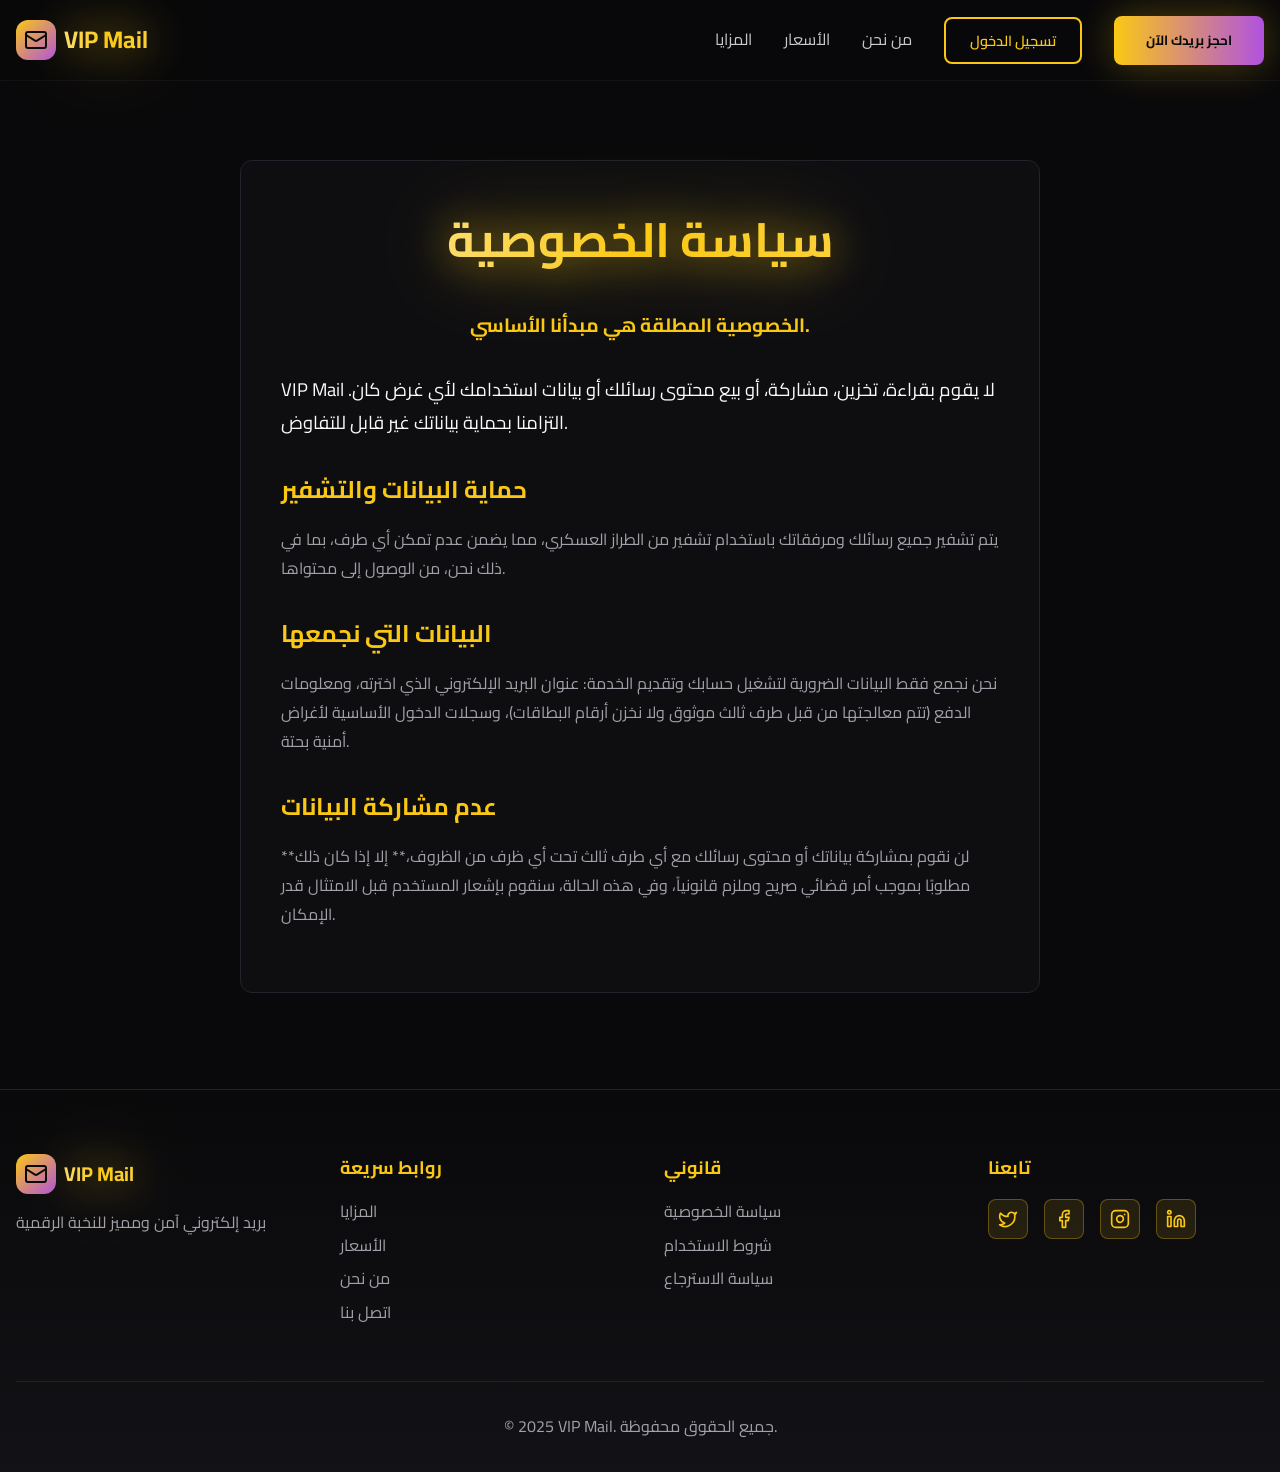
<file: privacy.html>
<!DOCTYPE html>
<html lang="ar" dir="rtl">
<head>
    <meta charset="UTF-8">
    <meta name="viewport" content="width=device-width, initial-scale=1.0">
    <title>VIP Mail - سياسة الخصوصية</title>
    <link rel="stylesheet" href="styles.css">
    <link href="https://fonts.googleapis.com/css2?family=Cairo:wght@400;600;700;900&display=swap" rel="stylesheet">
</head>
<body>
    <nav class="navbar">
        <div class="container">
            <div class="nav-content">
                <a href="/" class="logo">
                    <div class="logo-icon">
                        <svg xmlns="http://www.w3.org/2000/svg" width="24" height="24" viewBox="0 0 24 24" fill="none" stroke="currentColor" stroke-width="2" stroke-linecap="round" stroke-linejoin="round">
                            <rect width="20" height="16" x="2" y="4" rx="2"/>
                            <path d="m22 7-8.97 5.7a1.94 1.94 0 0 1-2.06 0L2 7"/>
                        </svg>
                    </div>
                    <span class="logo-text text-gold-premium">VIP Mail</span>
                </a>

                <div class="nav-links">
                    <a href="/#features">المزايا</a>
                    <a href="/#pricing">الأسعار</a>
                    <a href="about.html">من نحن</a>
                    <button class="btn-login">تسجيل الدخول</button>
                    <button class="btn-primary">احجز بريدك الآن</button>
                </div>

                <!-- Mobile Menu Button -->
                <button class="mobile-menu-btn" aria-label="القائمة">
                    <svg xmlns="http://www.w3.org/2000/svg" width="24" height="24" viewBox="0 0 24 24" fill="none" stroke="currentColor" stroke-width="2" stroke-linecap="round" stroke-linejoin="round">
                        <line x1="4" x2="20" y1="12" y2="12"/>
                        <line x1="4" x2="20" y1="6" y2="6"/>
                        <line x1="4" x2="20" y1="18" y2="18"/>
                    </svg>
                </button>
            </div>
        </div>
    </nav>
    
    <!-- Mobile Menu -->
    <div class="mobile-menu">
        <div class="mobile-menu-links">
            <a href="/#features">المزايا</a>
            <a href="/#pricing">الأسعار</a>
            <a href="about.html">من نحن</a>
            <button class="btn-login">تسجيل الدخول</button>
            <button class="btn-primary">احجز بريدك الآن</button>
        </div>
    </div>
    
    <section class="page-content" style="padding-top: 10rem; padding-bottom: 6rem; min-height: 80vh;">
        <div class="container" style="max-width: 800px; margin: 0 auto; background: var(--card); padding: 2.5rem; border-radius: 0.75rem; border: 1px solid var(--border);">
            
            <h1 class="section-title" style="text-align: center; margin-bottom: 2rem;">
                <span class="text-gold-premium">سياسة الخصوصية</span>
            </h1>
            
            <p style="font-size: 1.2rem; font-weight: 700; color: var(--gold); text-align: center; margin-bottom: 2rem;">
                الخصوصية المطلقة هي مبدأنا الأساسي.
            </p>

            <p style="font-size: 1.15rem; margin-bottom: 1.5rem; line-height: 1.8; color: var(--foreground);">
                VIP Mail لا يقوم بقراءة، تخزين، مشاركة، أو بيع محتوى رسائلك أو بيانات استخدامك لأي غرض كان. التزامنا بحماية بياناتك غير قابل للتفاوض.
            </p>

            <h2 style="font-size: 1.5rem; margin-top: 2rem; margin-bottom: 1rem; color: var(--gold);">
                حماية البيانات والتشفير
            </h2>
            <p style="margin-bottom: 1.5rem; line-height: 1.8; color: var(--muted-foreground);">
                يتم تشفير جميع رسائلك ومرفقاتك باستخدام تشفير من الطراز العسكري، مما يضمن عدم تمكن أي طرف، بما في ذلك نحن، من الوصول إلى محتواها.
            </p>

            <h2 style="font-size: 1.5rem; margin-top: 2rem; margin-bottom: 1rem; color: var(--gold);">
                البيانات التي نجمعها
            </h2>
            <p style="margin-bottom: 1.5rem; line-height: 1.8; color: var(--muted-foreground);">
                نحن نجمع فقط البيانات الضرورية لتشغيل حسابك وتقديم الخدمة: عنوان البريد الإلكتروني الذي اخترته، ومعلومات الدفع (تتم معالجتها من قبل طرف ثالث موثوق ولا نخزن أرقام البطاقات)، وسجلات الدخول الأساسية لأغراض أمنية بحتة.
            </p>

            <h2 style="font-size: 1.5rem; margin-top: 2rem; margin-bottom: 1rem; color: var(--gold);">
                عدم مشاركة البيانات
            </h2>
            <p style="margin-bottom: 1.5rem; line-height: 1.8; color: var(--muted-foreground);">
                **لن نقوم بمشاركة بياناتك أو محتوى رسائلك مع أي طرف ثالث تحت أي ظرف من الظروف،** إلا إذا كان ذلك مطلوبًا بموجب أمر قضائي صريح وملزم قانونياً، وفي هذه الحالة، سنقوم بإشعار المستخدم قبل الامتثال قدر الإمكان.
            </p>
        </div>
    </section>

    <footer class="footer">
        <div class="container">
            <div class="footer-content">
                <div class="footer-section">
                    <div class="footer-brand">
                        <div class="logo-icon">
                            <svg xmlns="http://www.w3.org/2000/svg" width="24" height="24" viewBox="0 0 24 24" fill="none" stroke="currentColor" stroke-width="2" stroke-linecap="round" stroke-linejoin="round">
                                <rect width="20" height="16" x="2" y="4" rx="2"/>
                                <path d="m22 7-8.97 5.7a1.94 1.94 0 0 1-2.06 0L2 7"/>
                            </svg>
                        </div>
                        <span class="text-gold-premium">VIP Mail</span>
                    </div>
                    <p>بريد إلكتروني آمن ومميز للنخبة الرقمية</p>
                </div>

                <div class="footer-section">
                    <h4>روابط سريعة</h4>
                    <ul>
                        <li><a href="/#features">المزايا</a></li>
                        <li><a href="/#pricing">الأسعار</a></li>
                        <li><a href="about.html">من نحن</a></li>
                        <li><a href="contact.html">اتصل بنا</a></li>
                    </ul>
                </div>

                <div class="footer-section">
                    <h4>قانوني</h4>
                    <ul>
                        <li><a href="privacy.html">سياسة الخصوصية</a></li>
                        <li><a href="terms.html">شروط الاستخدام</a></li>
                        <li><a href="refund.html">سياسة الاسترجاع</a></li>
                    </ul>
                </div>

                <div class="footer-section">
                    <h4>تابعنا</h4>
                    <div class="social-links">
                        <a href="#" aria-label="Twitter">
                            <svg xmlns="http://www.w3.org/2000/svg" width="20" height="20" viewBox="0 0 24 24" fill="none" stroke="currentColor" stroke-width="2" stroke-linecap="round" stroke-linejoin="round">
                                <path d="M22 4s-.7 2.1-2 3.4c1.6 10-9.4 17.3-18 11.6 2.2.1 4.4-.6 6-2C3 15.5.5 9.6 3 5c2.2 2.6 5.6 4.1 9 4-.9-4.2 4-6.6 7-3.8 1.1 0 3-1.2 3-1.2z"/>
                            </svg>
                        </a>
                        <a href="#" aria-label="Facebook">
                            <svg xmlns="http://www.w3.org/2000/svg" width="20" height="20" viewBox="0 0 24 24" fill="none" stroke="currentColor" stroke-width="2" stroke-linecap="round" stroke-linejoin="round">
                                <path d="M18 2h-3a5 5 0 0 0-5 5v3H7v4h3v8h4v-8h3l1-4h-4V7a1 1 0 0 1 1-1h3z"/>
                            </svg>
                        </a>
                        <a href="#" aria-label="Instagram">
                            <svg xmlns="http://www.w3.org/2000/svg" width="20" height="20" viewBox="0 0 24 24" fill="none" stroke="currentColor" stroke-width="2" stroke-linecap="round" stroke-linejoin="round">
                                <rect width="20" height="20" x="2" y="2" rx="5" ry="5"/>
                                <path d="M16 11.37A4 4 0 1 1 12.63 8 4 4 0 0 1 16 11.37z"/>
                                <line x1="17.5" x2="17.51" y1="6.5" y2="6.5"/>
                            </svg>
                        </a>
                        <a href="#" aria-label="LinkedIn">
                            <svg xmlns="http://www.w3.org/2000/svg" width="20" height="20" viewBox="0 0 24 24" fill="none" stroke="currentColor" stroke-width="2" stroke-linecap="round" stroke-linejoin="round">
                            <path d="M16 8a6 6 0 0 1 6 6v7h-4v-7a2 2 0 0 0-2-2 2 2 0 0 0-2 2v7h-4v-7a6 6 0 0 1 6-6z"/>
                            <rect width="4" height="12" x="2" y="9"/>
                            <circle cx="4" cy="4" r="2"/>
                            </svg>
                        </a>
                    </div>
                </div>
            </div>

            <div class="footer-bottom">
                <p>&copy; 2025 VIP Mail. جميع الحقوق محفوظة.</p>
            </div>
        </div>
    </footer> 

    <script src="script.js"></script>
</body>
</html>
</file>
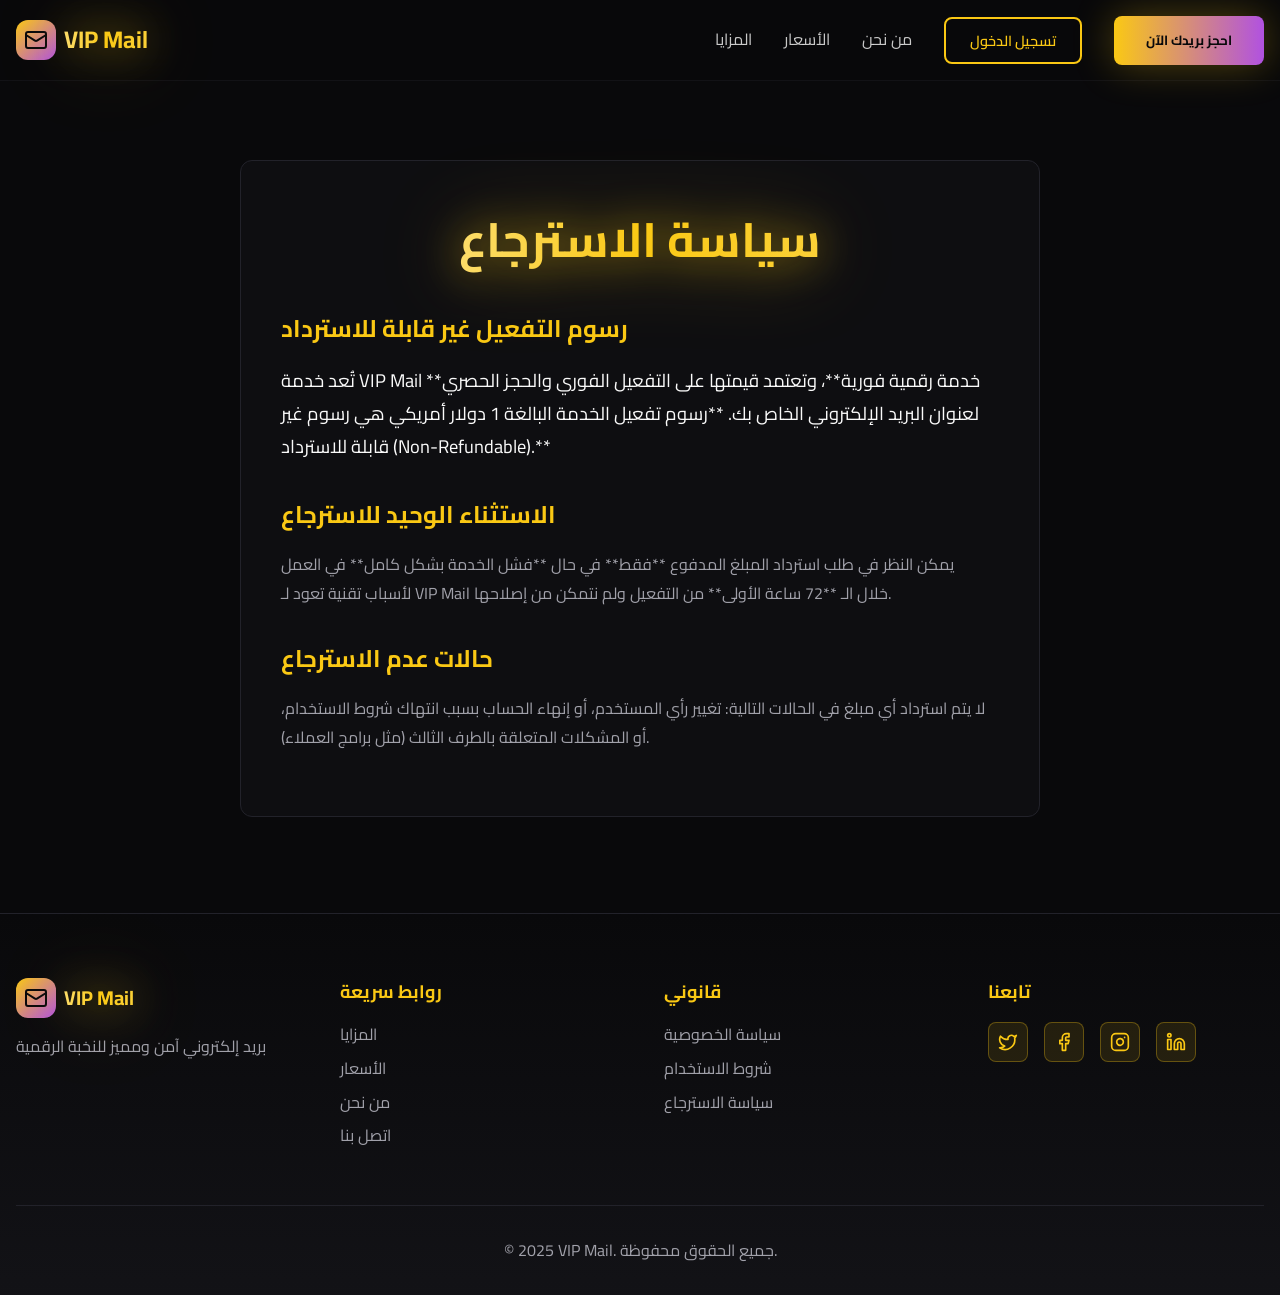
<file: refund.html>
<!DOCTYPE html>
<html lang="ar" dir="rtl">
<head>
    <meta charset="UTF-8">
    <meta name="viewport" content="width=device-width, initial-scale=1.0">
    <title>VIP Mail - سياسة الاسترجاع</title>
    <link rel="stylesheet" href="styles.css">
    <link href="https://fonts.googleapis.com/css2?family=Cairo:wght@400;600;700;900&display=swap" rel="stylesheet">
</head>
<body>
    <nav class="navbar">
        <div class="container">
            <div class="nav-content">
                <a href="/" class="logo">
                    <div class="logo-icon">
                        <svg xmlns="http://www.w3.org/2000/svg" width="24" height="24" viewBox="0 0 24 24" fill="none" stroke="currentColor" stroke-width="2" stroke-linecap="round" stroke-linejoin="round">
                            <rect width="20" height="16" x="2" y="4" rx="2"/>
                            <path d="m22 7-8.97 5.7a1.94 1.94 0 0 1-2.06 0L2 7"/>
                        </svg>
                    </div>
                    <span class="logo-text text-gold-premium">VIP Mail</span>
                </a>

                <div class="nav-links">
                    <a href="/#features">المزايا</a>
                    <a href="/#pricing">الأسعار</a>
                    <a href="about.html">من نحن</a>
                    <button class="btn-login">تسجيل الدخول</button>
                    <button class="btn-primary">احجز بريدك الآن</button>
                </div>

                <!-- Mobile Menu Button -->
                <button class="mobile-menu-btn" aria-label="القائمة">
                    <svg xmlns="http://www.w3.org/2000/svg" width="24" height="24" viewBox="0 0 24 24" fill="none" stroke="currentColor" stroke-width="2" stroke-linecap="round" stroke-linejoin="round">
                        <line x1="4" x2="20" y1="12" y2="12"/>
                        <line x1="4" x2="20" y1="6" y2="6"/>
                        <line x1="4" x2="20" y1="18" y2="18"/>
                    </svg>
                </button>
            </div>
        </div>
    </nav>
    
    <!-- Mobile Menu -->
    <div class="mobile-menu">
        <div class="mobile-menu-links">
            <a href="/#features">المزايا</a>
            <a href="/#pricing">الأسعار</a>
            <a href="about.html">من نحن</a>
            <button class="btn-login">تسجيل الدخول</button>
            <button class="btn-primary">احجز بريدك الآن</button>
        </div>
    </div>
    
    <section class="page-content" style="padding-top: 10rem; padding-bottom: 6rem; min-height: 80vh;">
        <div class="container" style="max-width: 800px; margin: 0 auto; background: var(--card); padding: 2.5rem; border-radius: 0.75rem; border: 1px solid var(--border);">
            
            <h1 class="section-title" style="text-align: center; margin-bottom: 2rem;">
                <span class="text-gold-premium">سياسة الاسترجاع</span>
            </h1>

            <h2 style="font-size: 1.5rem; margin-top: 2rem; margin-bottom: 1rem; color: var(--gold);">
                رسوم التفعيل غير قابلة للاسترداد
            </h2>
            <p style="font-size: 1.15rem; margin-bottom: 1.5rem; line-height: 1.8; color: var(--foreground);">
                تُعد خدمة VIP Mail **خدمة رقمية فورية**، وتعتمد قيمتها على التفعيل الفوري والحجز الحصري لعنوان البريد الإلكتروني الخاص بك. **رسوم تفعيل الخدمة البالغة 1 دولار أمريكي هي رسوم غير قابلة للاسترداد (Non-Refundable).**
            </p>

            <h2 style="font-size: 1.5rem; margin-top: 2rem; margin-bottom: 1rem; color: var(--gold);">
                الاستثناء الوحيد للاسترجاع
            </h2>
            <p style="margin-bottom: 1.5rem; line-height: 1.8; color: var(--muted-foreground);">
                يمكن النظر في طلب استرداد المبلغ المدفوع **فقط** في حال **فشل الخدمة بشكل كامل** في العمل لأسباب تقنية تعود لـ VIP Mail خلال الـ **72 ساعة الأولى** من التفعيل ولم نتمكن من إصلاحها.
            </p>

            <h2 style="font-size: 1.5rem; margin-top: 2rem; margin-bottom: 1rem; color: var(--gold);">
                حالات عدم الاسترجاع
            </h2>
            <p style="margin-bottom: 1.5rem; line-height: 1.8; color: var(--muted-foreground);">
                لا يتم استرداد أي مبلغ في الحالات التالية: تغيير رأي المستخدم، أو إنهاء الحساب بسبب انتهاك شروط الاستخدام، أو المشكلات المتعلقة بالطرف الثالث (مثل برامج العملاء).
            </p>
        </div>
    </section>

    <footer class="footer">
        <div class="container">
            <div class="footer-content">
                <div class="footer-section">
                    <div class="footer-brand">
                        <div class="logo-icon">
                            <svg xmlns="http://www.w3.org/2000/svg" width="24" height="24" viewBox="0 0 24 24" fill="none" stroke="currentColor" stroke-width="2" stroke-linecap="round" stroke-linejoin="round">
                                <rect width="20" height="16" x="2" y="4" rx="2"/>
                                <path d="m22 7-8.97 5.7a1.94 1.94 0 0 1-2.06 0L2 7"/>
                            </svg>
                        </div>
                        <span class="text-gold-premium">VIP Mail</span>
                    </div>
                    <p>بريد إلكتروني آمن ومميز للنخبة الرقمية</p>
                </div>

                <div class="footer-section">
                    <h4>روابط سريعة</h4>
                    <ul>
                        <li><a href="/#features">المزايا</a></li>
                        <li><a href="/#pricing">الأسعار</a></li>
                        <li><a href="about.html">من نحن</a></li>
                        <li><a href="contact.html">اتصل بنا</a></li>
                    </ul>
                </div>

                <div class="footer-section">
                    <h4>قانوني</h4>
                    <ul>
                        <li><a href="privacy.html">سياسة الخصوصية</a></li>
                        <li><a href="terms.html">شروط الاستخدام</a></li>
                        <li><a href="refund.html">سياسة الاسترجاع</a></li>
                    </ul>
                </div>

                <div class="footer-section">
                    <h4>تابعنا</h4>
                    <div class="social-links">
                        <a href="#" aria-label="Twitter">
                            <svg xmlns="http://www.w3.org/2000/svg" width="20" height="20" viewBox="0 0 24 24" fill="none" stroke="currentColor" stroke-width="2" stroke-linecap="round" stroke-linejoin="round">
                                <path d="M22 4s-.7 2.1-2 3.4c1.6 10-9.4 17.3-18 11.6 2.2.1 4.4-.6 6-2C3 15.5.5 9.6 3 5c2.2 2.6 5.6 4.1 9 4-.9-4.2 4-6.6 7-3.8 1.1 0 3-1.2 3-1.2z"/>
                            </svg>
                        </a>
                        <a href="#" aria-label="Facebook">
                            <svg xmlns="http://www.w3.org/2000/svg" width="20" height="20" viewBox="0 0 24 24" fill="none" stroke="currentColor" stroke-width="2" stroke-linecap="round" stroke-linejoin="round">
                                <path d="M18 2h-3a5 5 0 0 0-5 5v3H7v4h3v8h4v-8h3l1-4h-4V7a1 1 0 0 1 1-1h3z"/>
                            </svg>
                        </a>
                        <a href="#" aria-label="Instagram">
                            <svg xmlns="http://www.w3.org/2000/svg" width="20" height="20" viewBox="0 0 24 24" fill="none" stroke="currentColor" stroke-width="2" stroke-linecap="round" stroke-linejoin="round">
                                <rect width="20" height="20" x="2" y="2" rx="5" ry="5"/>
                                <path d="M16 11.37A4 4 0 1 1 12.63 8 4 4 0 0 1 16 11.37z"/>
                                <line x1="17.5" x2="17.51" y1="6.5" y2="6.5"/>
                            </svg>
                        </a>
                        <a href="#" aria-label="LinkedIn">
                            <svg xmlns="http://www.w3.org/2000/svg" width="20" height="20" viewBox="0 0 24 24" fill="none" stroke="currentColor" stroke-width="2" stroke-linecap="round" stroke-linejoin="round">
                            <path d="M16 8a6 6 0 0 1 6 6v7h-4v-7a2 2 0 0 0-2-2 2 2 0 0 0-2 2v7h-4v-7a6 6 0 0 1 6-6z"/>
                            <rect width="4" height="12" x="2" y="9"/>
                            <circle cx="4" cy="4" r="2"/>
                            </svg>
                        </a>
                    </div>
                </div>
            </div>

            <div class="footer-bottom">
                <p>&copy; 2025 VIP Mail. جميع الحقوق محفوظة.</p>
            </div>
        </div>
    </footer> 

    <script src="script.js"></script>
</body>
</html>
</file>
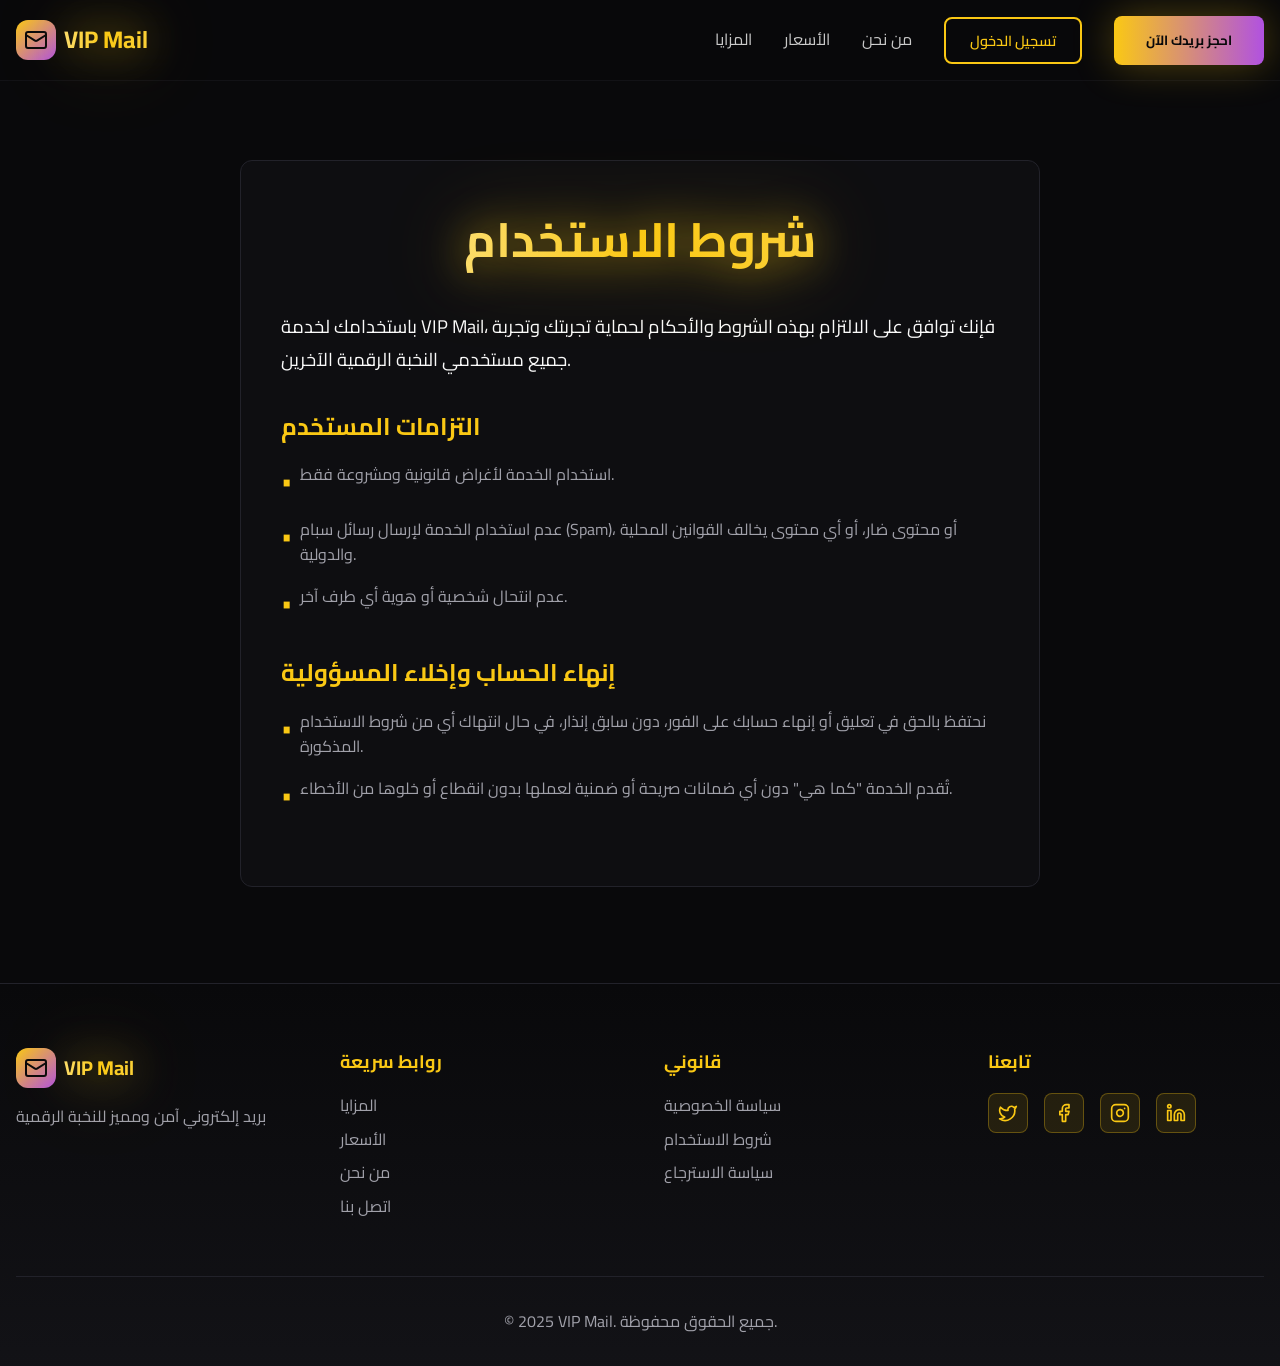
<file: terms.html>
<!DOCTYPE html>
<html lang="ar" dir="rtl">
<head>
    <meta charset="UTF-8">
    <meta name="viewport" content="width=device-width, initial-scale=1.0">
    <title>VIP Mail - شروط الاستخدام</title>
    <link rel="stylesheet" href="styles.css">
    <link href="https://fonts.googleapis.com/css2?family=Cairo:wght@400;600;700;900&display=swap" rel="stylesheet">
</head>
<body>
    <nav class="navbar">
        <div class="container">
            <div class="nav-content">
                <a href="/" class="logo">
                    <div class="logo-icon">
                        <svg xmlns="http://www.w3.org/2000/svg" width="24" height="24" viewBox="0 0 24 24" fill="none" stroke="currentColor" stroke-width="2" stroke-linecap="round" stroke-linejoin="round">
                            <rect width="20" height="16" x="2" y="4" rx="2"/>
                            <path d="m22 7-8.97 5.7a1.94 1.94 0 0 1-2.06 0L2 7"/>
                        </svg>
                    </div>
                    <span class="logo-text text-gold-premium">VIP Mail</span>
                </a>

                <div class="nav-links">
                    <a href="/#features">المزايا</a>
                    <a href="/#pricing">الأسعار</a>
                    <a href="about.html">من نحن</a>
                    <button class="btn-login">تسجيل الدخول</button>
                    <button class="btn-primary">احجز بريدك الآن</button>
                </div>

                <!-- Mobile Menu Button -->
                <button class="mobile-menu-btn" aria-label="القائمة">
                    <svg xmlns="http://www.w3.org/2000/svg" width="24" height="24" viewBox="0 0 24 24" fill="none" stroke="currentColor" stroke-width="2" stroke-linecap="round" stroke-linejoin="round">
                        <line x1="4" x2="20" y1="12" y2="12"/>
                        <line x1="4" x2="20" y1="6" y2="6"/>
                        <line x1="4" x2="20" y1="18" y2="18"/>
                    </svg>
                </button>
            </div>
        </div>
    </nav>
    
    <!-- Mobile Menu -->
    <div class="mobile-menu">
        <div class="mobile-menu-links">
            <a href="/#features">المزايا</a>
            <a href="/#pricing">الأسعار</a>
            <a href="about.html">من نحن</a>
            <button class="btn-login">تسجيل الدخول</button>
            <button class="btn-primary">احجز بريدك الآن</button>
        </div>
    </div>
    
    <section class="page-content" style="padding-top: 10rem; padding-bottom: 6rem; min-height: 80vh;">
        <div class="container" style="max-width: 800px; margin: 0 auto; background: var(--card); padding: 2.5rem; border-radius: 0.75rem; border: 1px solid var(--border);">
            
            <h1 class="section-title" style="text-align: center; margin-bottom: 2rem;">
                <span class="text-gold-premium">شروط الاستخدام</span>
            </h1>

            <p style="font-size: 1.15rem; margin-bottom: 1.5rem; line-height: 1.8; color: var(--foreground);">
                باستخدامك لخدمة VIP Mail، فإنك توافق على الالتزام بهذه الشروط والأحكام لحماية تجربتك وتجربة جميع مستخدمي النخبة الرقمية الآخرين.
            </p>

            <h2 style="font-size: 1.5rem; margin-top: 2rem; margin-bottom: 1rem; color: var(--gold);">
                التزامات المستخدم
            </h2>
            <ul style="list-style: none; padding-right: 0; margin-bottom: 2rem;">
                <li style="margin-bottom: 1rem; color: var(--muted-foreground); display: flex; align-items: flex-start; gap: 0.5rem;">
                    <span style="color: var(--gold); font-size: 1.5rem;">•</span>
                    استخدام الخدمة لأغراض قانونية ومشروعة فقط.
                </li>
                <li style="margin-bottom: 1rem; color: var(--muted-foreground); display: flex; align-items: flex-start; gap: 0.5rem;">
                    <span style="color: var(--gold); font-size: 1.5rem;">•</span>
                    عدم استخدام الخدمة لإرسال رسائل سبام (Spam)، أو محتوى ضار، أو أي محتوى يخالف القوانين المحلية والدولية.
                </li>
                <li style="margin-bottom: 1rem; color: var(--muted-foreground); display: flex; align-items: flex-start; gap: 0.5rem;">
                    <span style="color: var(--gold); font-size: 1.5rem;">•</span>
                    عدم انتحال شخصية أو هوية أي طرف آخر.
                </li>
            </ul>

            <h2 style="font-size: 1.5rem; margin-top: 2rem; margin-bottom: 1rem; color: var(--gold);">
                إنهاء الحساب وإخلاء المسؤولية
            </h2>
            <ul style="list-style: none; padding-right: 0; margin-bottom: 2rem;">
                <li style="margin-bottom: 1rem; color: var(--muted-foreground); display: flex; align-items: flex-start; gap: 0.5rem;">
                    <span style="color: var(--gold); font-size: 1.5rem;">•</span>
                    نحتفظ بالحق في تعليق أو إنهاء حسابك على الفور، دون سابق إنذار، في حال انتهاك أي من شروط الاستخدام المذكورة.
                </li>
                <li style="margin-bottom: 1rem; color: var(--muted-foreground); display: flex; align-items: flex-start; gap: 0.5rem;">
                    <span style="color: var(--gold); font-size: 1.5rem;">•</span>
                    تُقدم الخدمة "كما هي" دون أي ضمانات صريحة أو ضمنية لعملها بدون انقطاع أو خلوها من الأخطاء.
                </li>
            </ul>
        </div>
    </section>

    <footer class="footer">
        <div class="container">
            <div class="footer-content">
                <div class="footer-section">
                    <div class="footer-brand">
                        <div class="logo-icon">
                            <svg xmlns="http://www.w3.org/2000/svg" width="24" height="24" viewBox="0 0 24 24" fill="none" stroke="currentColor" stroke-width="2" stroke-linecap="round" stroke-linejoin="round">
                                <rect width="20" height="16" x="2" y="4" rx="2"/>
                                <path d="m22 7-8.97 5.7a1.94 1.94 0 0 1-2.06 0L2 7"/>
                            </svg>
                        </div>
                        <span class="text-gold-premium">VIP Mail</span>
                    </div>
                    <p>بريد إلكتروني آمن ومميز للنخبة الرقمية</p>
                </div>

                <div class="footer-section">
                    <h4>روابط سريعة</h4>
                    <ul>
                        <li><a href="/#features">المزايا</a></li>
                        <li><a href="/#pricing">الأسعار</a></li>
                        <li><a href="about.html">من نحن</a></li>
                        <li><a href="contact.html">اتصل بنا</a></li>
                    </ul>
                </div>

                <div class="footer-section">
                    <h4>قانوني</h4>
                    <ul>
                        <li><a href="privacy.html">سياسة الخصوصية</a></li>
                        <li><a href="terms.html">شروط الاستخدام</a></li>
                        <li><a href="refund.html">سياسة الاسترجاع</a></li>
                    </ul>
                </div>

                <div class="footer-section">
                    <h4>تابعنا</h4>
                    <div class="social-links">
                        <a href="#" aria-label="Twitter">
                            <svg xmlns="http://www.w3.org/2000/svg" width="20" height="20" viewBox="0 0 24 24" fill="none" stroke="currentColor" stroke-width="2" stroke-linecap="round" stroke-linejoin="round">
                                <path d="M22 4s-.7 2.1-2 3.4c1.6 10-9.4 17.3-18 11.6 2.2.1 4.4-.6 6-2C3 15.5.5 9.6 3 5c2.2 2.6 5.6 4.1 9 4-.9-4.2 4-6.6 7-3.8 1.1 0 3-1.2 3-1.2z"/>
                            </svg>
                        </a>
                        <a href="#" aria-label="Facebook">
                            <svg xmlns="http://www.w3.org/2000/svg" width="20" height="20" viewBox="0 0 24 24" fill="none" stroke="currentColor" stroke-width="2" stroke-linecap="round" stroke-linejoin="round">
                                <path d="M18 2h-3a5 5 0 0 0-5 5v3H7v4h3v8h4v-8h3l1-4h-4V7a1 1 0 0 1 1-1h3z"/>
                            </svg>
                        </a>
                        <a href="#" aria-label="Instagram">
                            <svg xmlns="http://www.w3.org/2000/svg" width="20" height="20" viewBox="0 0 24 24" fill="none" stroke="currentColor" stroke-width="2" stroke-linecap="round" stroke-linejoin="round">
                                <rect width="20" height="20" x="2" y="2" rx="5" ry="5"/>
                                <path d="M16 11.37A4 4 0 1 1 12.63 8 4 4 0 0 1 16 11.37z"/>
                                <line x1="17.5" x2="17.51" y1="6.5" y2="6.5"/>
                            </svg>
                        </a>
                        <a href="#" aria-label="LinkedIn">
                            <svg xmlns="http://www.w3.org/2000/svg" width="20" height="20" viewBox="0 0 24 24" fill="none" stroke="currentColor" stroke-width="2" stroke-linecap="round" stroke-linejoin="round">
                            <path d="M16 8a6 6 0 0 1 6 6v7h-4v-7a2 2 0 0 0-2-2 2 2 0 0 0-2 2v7h-4v-7a6 6 0 0 1 6-6z"/>
                            <rect width="4" height="12" x="2" y="9"/>
                            <circle cx="4" cy="4" r="2"/>
                            </svg>
                        </a>
                    </div>
                </div>
            </div>

            <div class="footer-bottom">
                <p>&copy; 2025 VIP Mail. جميع الحقوق محفوظة.</p>
            </div>
        </div>
    </footer> 

    <script src="script.js"></script>
</body>
</html>
</file>
<file: styles.css>
/* Reset & Base Styles */
* {
    margin: 0;
    padding: 0;
    box-sizing: border-box;
}

:root {
    /* Colors - HSL */
    --background: hsl(240, 10%, 3.9%);
    --foreground: hsl(0, 0%, 98%);
    --card: hsl(240, 10%, 6%);
    --card-foreground: hsl(0, 0%, 98%);
    --primary: hsl(47, 96%, 53%);
    --primary-foreground: hsl(240, 10%, 3.9%);
    --secondary: hsl(280, 70%, 60%);
    --muted: hsl(240, 5%, 15%);
    --muted-foreground: hsl(240, 5%, 64.9%);
    --border: hsl(240, 10%, 15%);
    --gold: hsl(47, 96%, 53%);
    --gold-light: hsl(47, 96%, 70%);
    --purple: hsl(280, 70%, 60%);
}

body {
    font-family: 'Cairo', -apple-system, BlinkMacSystemFont, 'Segoe UI', sans-serif;
    background-color: var(--background);
    color: var(--foreground);
    line-height: 1.6;
    -webkit-font-smoothing: antialiased;
    overflow-x: hidden;
}

h1, h2, h3, h4, h5, h6 {
    font-weight: 700;
}

a {
    text-decoration: none;
    color: inherit;
}

button {
    font-family: inherit;
    border: none;
    cursor: pointer;
}

.container {
    max-width: 1280px;
    margin: 0 auto;
    padding: 0 1rem;
}

/* Text Gradients */
.text-gold-premium {
    background: linear-gradient(to right, var(--gold-light), var(--gold), hsl(47, 96%, 60%));
    -webkit-background-clip: text;
    -webkit-text-fill-color: transparent;
    background-clip: text;
    filter: drop-shadow(0 0 20px hsla(47, 96%, 53%, 0.6)) drop-shadow(0 0 40px hsla(47, 96%, 53%, 0.4));
    animation: gold-glow 3s ease-in-out infinite;
}

@keyframes gold-glow {
    0%, 100% {
        filter: drop-shadow(0 0 20px hsla(47, 96%, 53%, 0.6)) drop-shadow(0 0 40px hsla(47, 96%, 53%, 0.4));
    }
    50% {
        filter: drop-shadow(0 0 30px hsla(47, 96%, 53%, 0.8)) drop-shadow(0 0 60px hsla(47, 96%, 53%, 0.6));
    }
}

.text-gradient-gold {
    background: linear-gradient(to right, var(--gold), var(--gold-light));
    -webkit-background-clip: text;
    -webkit-text-fill-color: transparent;
    background-clip: text;
    font-weight: 700;
}

/* Buttons */
.btn-primary {
    background: linear-gradient(to right, var(--gold), var(--purple));
    color: var(--background);
    font-weight: 700;
    padding: 0.75rem 2rem;
    border-radius: 0.5rem;
    transition: opacity 0.3s;
    box-shadow: 0 0 40px hsla(47, 96%, 53%, 0.3);
}

.btn-primary:hover {
    opacity: 0.9;
}

.btn-outline {
    border: 2px solid var(--gold);
    color: var(--gold);
    background: transparent;
    padding: 0.75rem 2rem;
    border-radius: 0.5rem;
    font-weight: 600;
    transition: background 0.3s;
}

.btn-outline:hover {
    background: hsla(47, 96%, 53%, 0.1);
}

.btn-lg {
    padding: 1rem 2rem;
    font-size: 1.125rem;
}

.btn-full {
    width: 100%;
    padding: 1.25rem 2rem;
    font-size: 1.125rem;
}

.btn-login {
    border: 2px solid var(--gold);
    color: var(--gold);
    background: transparent;
    padding: 0.5rem 1.5rem;
    border-radius: 0.5rem;
    font-weight: 600;
    transition: all 0.3s;
    font-size: 0.9rem;
}

.btn-login:hover {
    background: hsla(47, 96%, 53%, 0.1);
    transform: scale(1.05);
}

/* Navbar */
.navbar {
    position: fixed;
    top: 0;
    width: 100%;
    z-index: 50;
    border-bottom: 1px solid hsla(240, 10%, 15%, 0.4);
    background: hsla(240, 10%, 3.9%, 0.8);
    backdrop-filter: blur(20px);
}

.nav-content {
    display: flex;
    align-items: center;
    justify-content: space-between;
    height: 5rem;
}

.logo {
    display: flex;
    align-items: center;
    gap: 0.5rem;
    text-decoration: none;
    transition: opacity 0.3s ease;
}

.logo:hover {
    opacity: 0.85;
}

.logo-icon {
    width: 2.5rem;
    height: 2.5rem;
    border-radius: 0.75rem;
    background: linear-gradient(to bottom right, var(--gold), var(--purple));
    display: flex;
    align-items: center;
    justify-content: center;
}

.logo-icon svg {
    color: var(--background);
}

.logo-text {
    font-size: 1.5rem;
    font-weight: 700;
}

.nav-links {
    display: flex;
    align-items: center;
    gap: 2rem;
}

.nav-links a {
    color: hsla(0, 0%, 98%, 0.8);
    transition: color 0.3s;
}

.nav-links a:hover {
    color: var(--foreground);
}

/* Language Switcher */
.lang-switcher {
    display: flex;
    align-items: center;
    gap: 0;
    background: hsla(240, 10%, 8%, 0.6);
    border: 1px solid var(--border);
    border-radius: 50px;
    padding: 0.25rem;
    margin-right: 1rem;
}

.lang-btn {
    padding: 0.4rem 0.9rem;
    border: none;
    background: transparent;
    color: var(--muted-foreground);
    font-weight: 600;
    font-size: 0.85rem;
    cursor: pointer;
    transition: all 0.3s;
    border-radius: 50px;
    min-width: 42px;
    text-align: center;
}

.lang-btn:hover {
    color: var(--foreground);
}

.lang-btn.active {
    background: linear-gradient(to right, var(--gold), var(--purple));
    color: var(--background);
    box-shadow: 0 2px 8px hsla(47, 96%, 53%, 0.3);
}

/* Mobile Menu Button */
.mobile-menu-btn {
    display: none;
    background: transparent;
    border: 2px solid var(--gold);
    color: var(--gold);
    padding: 0.5rem;
    border-radius: 0.5rem;
    cursor: pointer;
    transition: all 0.3s;
}

.mobile-menu-btn:hover {
    background: hsla(47, 96%, 53%, 0.1);
    transform: scale(1.05);
}

.mobile-menu-btn svg {
    width: 24px;
    height: 24px;
}

/* Mobile Menu Overlay */
.mobile-menu {
    display: none;
    position: fixed;
    top: 5rem;
    right: 0;
    width: 100%;
    max-width: 300px;
    height: calc(100vh - 5rem);
    background: hsla(240, 10%, 6%, 0.98);
    backdrop-filter: blur(20px);
    border-left: 1px solid var(--border);
    z-index: 40;
    padding: 2rem;
    transform: translateX(100%);
    transition: transform 0.3s ease;
}

.mobile-menu.active {
    transform: translateX(0);
}

.mobile-menu-links {
    display: flex;
    flex-direction: column;
    gap: 1.5rem;
}

.mobile-menu-links a {
    color: hsla(0, 0%, 98%, 0.8);
    font-size: 1.125rem;
    padding: 0.75rem 0;
    border-bottom: 1px solid var(--border);
    transition: color 0.3s;
}

.mobile-menu-links a:hover {
    color: var(--gold);
}

.mobile-menu-links button {
    margin-top: 0.5rem;
}

@media (max-width: 768px) {
    .nav-links {
        display: none;
    }

    .mobile-menu-btn {
        display: block;
    }

    .mobile-menu {
        display: block;
    }

    .lang-switcher {
        margin-right: 0;
        margin-left: 0;
    }
}

/* Hero Section */
.hero {
    position: relative;
    min-height: 100vh;
    display: flex;
    align-items: center;
    justify-content: center;
    overflow: hidden;
    padding-top: 5rem;
}

.hero-bg {
    position: absolute;
    inset: 0;
    background: linear-gradient(to bottom right, var(--background), var(--background), hsl(240, 10%, 8%));
}

.hero-gradient-1 {
    position: absolute;
    inset: 0;
    background: radial-gradient(ellipse at top, hsla(47, 96%, 53%, 0.15), transparent 50%);
}

.hero-gradient-2 {
    position: absolute;
    inset: 0;
    background: radial-gradient(ellipse at bottom right, hsla(280, 70%, 60%, 0.15), transparent 50%);
}

.hero-grid {
    position: absolute;
    inset: 0;
    background-image: 
        linear-gradient(hsla(240, 10%, 15%, 0.1) 1px, transparent 1px),
        linear-gradient(to right, hsla(240, 10%, 15%, 0.1) 1px, transparent 1px);
    background-size: 4rem 4rem;
    mask-image: radial-gradient(ellipse at center, black 50%, transparent 100%);
}

.hero-content {
    position: relative;
    z-index: 10;
    max-width: 80rem;
    margin: 0 auto;
    text-align: center;
}

.hero-badge {
    display: inline-flex;
    align-items: center;
    gap: 0.5rem;
    padding: 0.5rem 1rem;
    border-radius: 9999px;
    border: 1px solid hsla(47, 96%, 53%, 0.3);
    background: hsla(47, 96%, 53%, 0.1);
    backdrop-filter: blur(8px);
    margin-bottom: 2rem;
}

.badge-pulse {
    width: 0.5rem;
    height: 0.5rem;
    border-radius: 50%;
    background: var(--gold);
    animation: pulse 2s cubic-bezier(0.4, 0, 0.6, 1) infinite;
}

@keyframes pulse {
    0%, 100% {
        opacity: 1;
    }
    50% {
        opacity: 0.5;
    }
}

.hero-badge span:last-child {
    font-size: 0.875rem;
    color: var(--gold-light);
}

.hero-title {
    font-size: clamp(3rem, 8vw, 6rem);
    font-weight: 900;
    line-height: 1.2;
    margin-bottom: 2rem;
}

.hero-subtitle {
    font-size: clamp(1.25rem, 3vw, 2rem);
    color: hsla(0, 0%, 98%, 0.9);
    margin-bottom: 1.5rem;
    font-weight: 600;
    max-width: 48rem;
    margin-left: auto;
    margin-right: auto;
}

.hero-description {
    font-size: clamp(1rem, 2vw, 1.25rem);
    color: var(--muted-foreground);
    max-width: 32rem;
    margin: 0 auto 2rem;
}

.hero-buttons {
    display: flex;
    flex-direction: column;
    gap: 1rem;
    align-items: center;
    justify-content: center;
    padding-top: 1rem;
}

@media (min-width: 640px) {
    .hero-buttons {
        flex-direction: row;
    }
}

.scroll-indicator {
    position: absolute;
    bottom: 2rem;
    left: 50%;
    transform: translateX(-50%);
    animation: bounce 1s infinite;
}

@keyframes bounce {
    0%, 100% {
        transform: translateX(-50%) translateY(0);
    }
    50% {
        transform: translateX(-50%) translateY(-10px);
    }
}

.scroll-indicator svg {
    color: var(--muted-foreground);
}

/* Features Section */
.features {
    padding: 6rem 0;
    position: relative;
}

.section-header {
    text-align: center;
    max-width: 48rem;
    margin: 0 auto 4rem;
}

.section-title {
    font-size: clamp(2rem, 5vw, 3rem);
    margin-bottom: 1rem;
}

.section-description {
    font-size: 1.25rem;
    color: var(--muted-foreground);
}

.features-grid {
    display: grid;
    grid-template-columns: repeat(auto-fit, minmax(280px, 1fr));
    gap: 1.5rem;
    max-width: 72rem;
    margin: 0 auto;
}

.feature-card {
    background: hsla(240, 10%, 6%, 0.5);
    backdrop-filter: blur(8px);
    border: 1px solid hsla(240, 10%, 15%, 0.4);
    border-radius: 0.75rem;
    padding: 1.5rem;
    text-align: center;
    transition: all 0.3s;
}

.feature-card:hover {
    border-color: hsla(47, 96%, 53%, 0.5);
    box-shadow: 0 0 30px hsla(47, 96%, 53%, 0.2);
}

.feature-icon {
    width: 4rem;
    height: 4rem;
    margin: 0 auto 1rem;
    border-radius: 1rem;
    background: linear-gradient(to bottom right, hsla(47, 96%, 53%, 0.2), hsla(280, 70%, 60%, 0.2));
    display: flex;
    align-items: center;
    justify-content: center;
    transition: transform 0.3s;
}

.feature-card:hover .feature-icon {
    transform: scale(1.1);
}

.feature-icon svg {
    color: var(--gold);
}

.feature-title {
    font-size: 1.25rem;
    margin-bottom: 1rem;
    color: var(--foreground);
}

.feature-description {
    color: var(--muted-foreground);
    line-height: 1.6;
}

/* Pricing Section */
.pricing {
    padding: 6rem 0;
    position: relative;
}

.pricing-card-wrapper {
    max-width: 40rem;
    margin: 0 auto;
}

.pricing-card {
    position: relative;
    background: hsla(240, 10%, 6%, 0.5);
    backdrop-filter: blur(8px);
    border: 2px solid var(--gold);
    border-radius: 0.75rem;
    box-shadow: 0 0 60px hsla(47, 96%, 53%, 0.3);
    transition: all 0.3s;
}

.pricing-card:hover {
    box-shadow: 0 0 80px hsla(47, 96%, 53%, 0.4);
}

.pricing-badge {
    position: absolute;
    top: -1rem;
    left: 50%;
    transform: translateX(-50%);
    z-index: 10;
    padding: 0.5rem 1.5rem;
    border-radius: 9999px;
    background: linear-gradient(to right, var(--gold), var(--purple));
    color: var(--background);
    font-weight: 700;
    animation: pulse 2s cubic-bezier(0.4, 0, 0.6, 1) infinite;
}

.pricing-header {
    text-align: center;
    padding: 4rem 1.5rem 1.5rem;
}

.pricing-title {
    font-size: 1.875rem;
    margin-bottom: 1.5rem;
}

.pricing-price {
    margin-bottom: 1.5rem;
}

.price-amount {
    display: flex;
    align-items: baseline;
    justify-content: center;
    gap: 0.5rem;
    margin-bottom: 0.75rem;
}

.price-value {
    font-size: 4rem;
    font-weight: 700;
    background: linear-gradient(to right, var(--gold), var(--gold-light));
    -webkit-background-clip: text;
    -webkit-text-fill-color: transparent;
    background-clip: text;
}

.price-period {
    font-size: 1.25rem;
    color: var(--muted-foreground);
}

.price-highlight {
    font-size: 1.125rem;
    font-weight: 600;
    color: var(--gold);
    background: hsla(47, 96%, 53%, 0.1);
    padding: 0.5rem 1rem;
    border-radius: 0.5rem;
    display: inline-block;
}

.deal-points {
    display: flex;
    flex-wrap: wrap;
    gap: 0.75rem;
    justify-content: center;
}

.deal-point {
    padding: 0.5rem 1rem;
    background: linear-gradient(to right, hsla(47, 96%, 53%, 0.2), hsla(280, 70%, 60%, 0.2));
    border: 1px solid hsla(47, 96%, 53%, 0.3);
    border-radius: 9999px;
    font-size: 0.875rem;
    font-weight: 700;
}

.pricing-content {
    padding: 0 1.5rem 2.5rem;
}

.features-list {
    list-style: none;
    margin-bottom: 1.5rem;
}

.features-list li {
    display: flex;
    align-items: flex-start;
    gap: 0.75rem;
    font-size: 1.125rem;
    margin-bottom: 1rem;
}

.features-list li svg {
    color: var(--gold);
    flex-shrink: 0;
    margin-top: 0.25rem;
}

.features-list li span {
    color: hsla(0, 0%, 98%, 0.9);
    font-weight: 500;
}

.pricing-footer {
    text-align: center;
    font-size: 0.875rem;
    color: var(--muted-foreground);
    margin-top: 1rem;
}

/* Footer */
.footer {
    border-top: 1px solid var(--border);
    background: linear-gradient(to bottom, var(--background), hsl(240, 10%, 8%));
    padding: 4rem 0 2rem;
}

.footer-content {
    display: grid;
    grid-template-columns: repeat(auto-fit, minmax(200px, 1fr));
    gap: 3rem;
    margin-bottom: 3rem;
}

.footer-section h4 {
    font-size: 1.125rem;
    margin-bottom: 1rem;
    color: var(--gold);
}

.footer-section p,
.footer-section ul {
    color: var(--muted-foreground);
}

.footer-section ul {
    list-style: none;
}

.footer-section ul li {
    margin-bottom: 0.5rem;
}

.footer-section ul li a {
    transition: color 0.3s;
}

.footer-section ul li a:hover {
    color: var(--gold);
}

.footer-brand {
    display: flex;
    align-items: center;
    gap: 0.5rem;
    margin-bottom: 1rem;
    font-size: 1.25rem;
    font-weight: 700;
}

.social-links {
    display: flex;
    gap: 1rem;
}

.social-links a {
    width: 2.5rem;
    height: 2.5rem;
    border-radius: 0.5rem;
    background: hsla(47, 96%, 53%, 0.1);
    border: 1px solid hsla(47, 96%, 53%, 0.3);
    display: flex;
    align-items: center;
    justify-content: center;
    transition: all 0.3s;
}

.social-links a:hover {
    background: hsla(47, 96%, 53%, 0.2);
    border-color: var(--gold);
}

.social-links svg {
    color: var(--gold);
}

.footer-bottom {
    text-align: center;
    padding-top: 2rem;
    border-top: 1px solid var(--border);
    color: var(--muted-foreground);
}

/* Inbox Styles */
.inbox-header {
    position: fixed;
    top: 0;
    left: 0;
    right: 0;
    height: 4rem;
    background: var(--card);
    border-bottom: 1px solid var(--border);
    z-index: 100;
}

.inbox-header-content {
    height: 100%;
    padding: 0 2rem;
    display: flex;
    align-items: center;
    justify-content: space-between;
    gap: 2rem;
}

.inbox-header-left {
    display: flex;
    align-items: center;
    gap: 0.5rem;
}

.icon-btn {
    width: 2.5rem;
    height: 2.5rem;
    border-radius: 0.5rem;
    border: none;
    background: transparent;
    color: var(--muted-foreground);
    cursor: pointer;
    display: flex;
    align-items: center;
    justify-content: center;
    transition: all 0.2s;
}

.icon-btn:hover {
    background: var(--muted);
    color: var(--foreground);
}

.inbox-search-bar {
    flex: 1;
    max-width: 600px;
    position: relative;
    display: flex;
    align-items: center;
    gap: 0.75rem;
    padding: 0 1rem;
    height: 2.5rem;
    background: var(--muted);
    border-radius: 0.5rem;
    border: 1px solid transparent;
    transition: all 0.2s;
}

.inbox-search-bar:focus-within {
    background: var(--background);
    border-color: var(--border);
}

.inbox-search-bar svg {
    color: var(--muted-foreground);
}

.inbox-search-bar input {
    flex: 1;
    background: transparent;
    border: none;
    outline: none;
    color: var(--foreground);
    font-size: 0.95rem;
}

.inbox-search-bar input::placeholder {
    color: var(--muted-foreground);
}

.inbox-logo {
    display: flex;
    align-items: center;
    gap: 0.5rem;
    text-decoration: none;
    color: var(--foreground);
    font-weight: 600;
    transition: opacity 0.2s;
}

.inbox-logo:hover {
    opacity: 0.8;
}

.inbox-logo svg {
    color: var(--primary);
}

.inbox-container {
    margin-top: 4rem;
    display: flex;
    height: calc(100vh - 4rem);
    overflow: hidden;
}

.inbox-sidebar {
    width: 280px;
    background: var(--card);
    border-left: 1px solid var(--border);
    padding: 1.5rem;
    display: flex;
    flex-direction: column;
    gap: 1.5rem;
    overflow-y: auto;
}

.btn-compose {
    width: 100%;
    display: flex;
    align-items: center;
    justify-content: center;
    gap: 0.5rem;
    padding: 0.875rem 1.5rem;
    background: linear-gradient(135deg, #3b82f6, #2563eb);
    color: white;
    border: none;
    border-radius: 0.5rem;
    font-weight: 600;
    font-size: 0.95rem;
    cursor: pointer;
    transition: all 0.2s;
}

.btn-compose:hover {
    transform: translateY(-1px);
    box-shadow: 0 4px 12px rgba(59, 130, 246, 0.3);
}

.inbox-nav {
    display: flex;
    flex-direction: column;
    gap: 0.25rem;
}

.inbox-nav-item {
    display: flex;
    align-items: center;
    gap: 0.75rem;
    padding: 0.75rem 1rem;
    border-radius: 0.5rem;
    color: var(--muted-foreground);
    text-decoration: none;
    font-size: 0.95rem;
    transition: all 0.2s;
    position: relative;
}

.inbox-nav-item:hover {
    background: var(--muted);
    color: var(--foreground);
}

.inbox-nav-item.active {
    background: var(--primary);
    color: var(--primary-foreground);
    font-weight: 600;
}

.inbox-nav-item svg {
    flex-shrink: 0;
}

.inbox-nav-item span:first-of-type {
    flex: 1;
}

.inbox-badge {
    background: var(--muted);
    color: var(--foreground);
    padding: 0.125rem 0.5rem;
    border-radius: 1rem;
    font-size: 0.75rem;
    font-weight: 600;
}

.inbox-nav-item.active .inbox-badge {
    background: rgba(255, 255, 255, 0.2);
    color: white;
}

.inbox-main {
    flex: 1;
    background: var(--background);
    overflow-y: auto;
}

.inbox-emails-list {
    display: flex;
    flex-direction: column;
}

.email-item {
    display: flex;
    align-items: center;
    gap: 1rem;
    padding: 1.25rem 1.5rem;
    border-bottom: 1px solid var(--border);
    cursor: pointer;
    transition: all 0.2s;
    background: var(--background);
}

.email-item:hover {
    background: var(--muted);
}

.email-item.unread {
    background: var(--card);
}

.email-item.unread:hover {
    background: var(--muted);
}

.email-sender {
    display: flex;
    align-items: center;
    gap: 0.75rem;
    min-width: 200px;
}

.email-avatar {
    width: 2.5rem;
    height: 2.5rem;
    border-radius: 50%;
    background: linear-gradient(135deg, #3b82f6, #2563eb);
    display: flex;
    align-items: center;
    justify-content: center;
    color: white;
    font-weight: 700;
    font-size: 0.75rem;
    flex-shrink: 0;
}

.email-sender-name {
    font-weight: 600;
    color: var(--foreground);
    font-size: 0.95rem;
}

.email-item.unread .email-sender-name {
    font-weight: 700;
}

.email-content {
    flex: 1;
    min-width: 0;
}

.email-subject {
    font-size: 0.95rem;
    font-weight: 600;
    color: var(--foreground);
    margin: 0 0 0.25rem 0;
    overflow: hidden;
    text-overflow: ellipsis;
    white-space: nowrap;
}

.email-item.unread .email-subject {
    font-weight: 700;
}

.email-preview {
    font-size: 0.875rem;
    color: var(--muted-foreground);
    margin: 0;
    overflow: hidden;
    text-overflow: ellipsis;
    white-space: nowrap;
}

.email-meta {
    display: flex;
    align-items: center;
    gap: 1rem;
    flex-shrink: 0;
}

.email-time {
    font-size: 0.8rem;
    color: var(--muted-foreground);
    font-weight: 500;
    min-width: 60px;
    text-align: left;
}

.email-item.unread .email-time {
    color: var(--primary);
    font-weight: 600;
}

.email-star {
    background: none;
    border: none;
    color: var(--muted-foreground);
    cursor: pointer;
    padding: 0.25rem;
    display: flex;
    align-items: center;
    justify-content: center;
    transition: all 0.2s;
}

.email-star:hover {
    color: #fbbf24;
}

.email-star.starred {
    color: #fbbf24;
}

.email-star.starred svg {
    fill: #fbbf24;
}

/* Responsive Inbox */
@media (max-width: 1024px) {
    .inbox-sidebar {
        width: 240px;
    }
    
    .email-sender {
        min-width: 160px;
    }
}

@media (max-width: 768px) {
    .inbox-header-content {
        padding: 0 1rem;
        gap: 1rem;
    }
    
    .inbox-search-bar {
        max-width: 400px;
    }
    
    .inbox-sidebar {
        position: fixed;
        left: 0;
        top: 4rem;
        height: calc(100vh - 4rem);
        transform: translateX(100%);
        transition: transform 0.3s;
        z-index: 90;
        box-shadow: -4px 0 12px rgba(0, 0, 0, 0.1);
    }
    
    .inbox-sidebar.open {
        transform: translateX(0);
    }
    
    .inbox-main {
        width: 100%;
    }
    
    .email-item {
        flex-wrap: wrap;
        gap: 0.75rem;
        padding: 1rem;
    }
    
    .email-sender {
        min-width: auto;
        width: 100%;
    }
    
    .email-content {
        width: 100%;
        order: 2;
    }
    
    .email-meta {
        width: 100%;
        justify-content: space-between;
        order: 3;
    }
}

@media (max-width: 480px) {
    .inbox-header-left {
        display: none;
    }
    
    .inbox-logo-text {
        display: none;
    }
    
    .inbox-search-bar {
        font-size: 0.875rem;
    }
}

/* Payment Section Styles */
.payment-section {
    min-height: 100vh;
    padding: 8rem 0 4rem;
    position: relative;
}

.payment-container {
    max-width: 800px;
    margin: 0 auto;
}

.payment-header {
    text-align: center;
    margin-bottom: 3rem;
}

.payment-title {
    font-size: clamp(2.5rem, 5vw, 4rem);
    font-weight: 900;
    margin-bottom: 1rem;
}

.payment-description {
    font-size: 1.25rem;
    color: var(--muted-foreground);
}

/* Payment Methods */
.payment-methods {
    display: grid;
    grid-template-columns: repeat(auto-fit, minmax(250px, 1fr));
    gap: 1.5rem;
    margin-bottom: 3rem;
}

.method-card {
    background: hsla(240, 10%, 6%, 0.5);
    backdrop-filter: blur(8px);
    border: 2px solid hsla(240, 10%, 15%, 0.4);
    border-radius: 0.75rem;
    padding: 2rem;
    text-align: center;
    cursor: pointer;
    transition: all 0.3s;
}

.method-card:hover {
    border-color: hsla(47, 96%, 53%, 0.5);
    box-shadow: 0 0 30px hsla(47, 96%, 53%, 0.2);
    transform: translateY(-5px);
}

.method-card.active {
    border-color: var(--gold);
    box-shadow: 0 0 40px hsla(47, 96%, 53%, 0.3);
}

.method-icon {
    width: 80px;
    height: 80px;
    margin: 0 auto 1rem;
    display: flex;
    align-items: center;
    justify-content: center;
}

.method-icon img {
    width: 100%;
    height: auto;
    filter: brightness(0) invert(1);
}

.method-card h3 {
    font-size: 1.5rem;
    margin-bottom: 0.5rem;
    color: var(--foreground);
}

.method-card p {
    color: var(--muted-foreground);
}

/* Payment Form */
.payment-form {
    background: hsla(240, 10%, 6%, 0.5);
    backdrop-filter: blur(8px);
    border: 2px solid var(--gold);
    border-radius: 0.75rem;
    padding: 2rem;
    box-shadow: 0 0 40px hsla(47, 96%, 53%, 0.2);
    animation: fadeIn 0.3s ease-in;
}

@keyframes fadeIn {
    from {
        opacity: 0;
        transform: translateY(20px);
    }
    to {
        opacity: 1;
        transform: translateY(0);
    }
}

.form-header {
    display: flex;
    justify-content: space-between;
    align-items: center;
    margin-bottom: 2rem;
    padding-bottom: 1rem;
    border-bottom: 1px solid var(--border);
}

.form-header h2 {
    font-size: 1.75rem;
    color: var(--gold);
}

.btn-back {
    background: transparent;
    border: 1px solid var(--border);
    color: var(--foreground);
    padding: 0.5rem 1rem;
    border-radius: 0.5rem;
    cursor: pointer;
    transition: all 0.3s;
    font-family: inherit;
}

.btn-back:hover {
    border-color: var(--gold);
    color: var(--gold);
}

/* Payment Info */
.payment-info {
    background: hsla(47, 96%, 53%, 0.1);
    border: 1px solid hsla(47, 96%, 53%, 0.3);
    border-radius: 0.5rem;
    padding: 1.5rem;
    margin-bottom: 2rem;
}

.info-item {
    display: flex;
    justify-content: space-between;
    align-items: center;
    margin-bottom: 0.75rem;
}

.info-item:last-child {
    margin-bottom: 0;
}

.info-label {
    color: var(--muted-foreground);
    font-weight: 600;
}

.info-value {
    color: var(--gold);
    font-weight: 700;
    font-size: 1.1rem;
    word-break: break-all;
    overflow-wrap: break-word;
}

.info-note {
    display: flex;
    align-items: flex-start;
    gap: 0.5rem;
    background: hsla(280, 70%, 60%, 0.1);
    border: 1px solid hsla(280, 70%, 60%, 0.3);
    border-radius: 0.5rem;
    padding: 1rem;
    margin-top: 1rem;
}

.info-note svg {
    color: var(--purple);
    flex-shrink: 0;
    margin-top: 0.2rem;
}

.info-note span {
    color: var(--foreground);
    font-size: 0.95rem;
    line-height: 1.5;
}

/* Payment Type Selection */
.payment-type-selection {
    display: grid;
    grid-template-columns: repeat(auto-fit, minmax(200px, 1fr));
    gap: 1rem;
    margin-bottom: 2rem;
}

.payment-type-option {
    position: relative;
    cursor: pointer;
}

.payment-type-option input[type="radio"] {
    position: absolute;
    opacity: 0;
}

.option-content {
    background: hsla(240, 10%, 8%, 0.5);
    border: 2px solid var(--border);
    border-radius: 0.5rem;
    padding: 1.5rem;
    text-align: center;
    transition: all 0.3s;
}

.payment-type-option input[type="radio"]:checked + .option-content {
    border-color: var(--gold);
    background: hsla(47, 96%, 53%, 0.1);
    box-shadow: 0 0 20px hsla(47, 96%, 53%, 0.2);
}

.option-content h4 {
    font-size: 1.1rem;
    margin-bottom: 0.75rem;
    color: var(--foreground);
}

.option-content .price {
    font-size: 2rem;
    font-weight: 700;
    color: var(--gold);
    margin-bottom: 0.5rem;
}

.option-content .price-note {
    font-size: 0.875rem;
    color: var(--muted-foreground);
}

/* Booking Form */
.booking-form {
    display: flex;
    flex-direction: column;
    gap: 1.5rem;
}

.form-group {
    display: flex;
    flex-direction: column;
    gap: 0.5rem;
}

.form-group label {
    font-weight: 600;
    color: var(--foreground);
}

.form-input {
    background: hsla(240, 10%, 8%, 0.5);
    border: 1px solid var(--border);
    border-radius: 0.5rem;
    padding: 0.75rem 1rem;
    color: var(--foreground);
    font-family: inherit;
    font-size: 1rem;
    transition: all 0.3s;
}

.form-input:focus {
    outline: none;
    border-color: var(--gold);
    box-shadow: 0 0 0 3px hsla(47, 96%, 53%, 0.1);
}

/* File Upload */
.file-upload {
    position: relative;
}

.file-upload input[type="file"] {
    position: absolute;
    opacity: 0;
    pointer-events: none;
}

.file-label {
    display: flex;
    align-items: center;
    justify-content: center;
    gap: 0.5rem;
    background: hsla(240, 10%, 8%, 0.5);
    border: 2px dashed var(--border);
    border-radius: 0.5rem;
    padding: 1.5rem;
    cursor: pointer;
    transition: all 0.3s;
}

.file-label:hover {
    border-color: var(--gold);
    background: hsla(47, 96%, 53%, 0.05);
}

.file-label svg {
    color: var(--gold);
}

.file-label span {
    font-weight: 600;
    color: var(--foreground);
}

.file-name {
    display: block;
    margin-top: 0.5rem;
    font-size: 0.875rem;
    color: var(--muted-foreground);
    text-align: center;
}

/* Submit Button */
.btn-submit {
    background: linear-gradient(to right, var(--gold), var(--purple));
    color: var(--background);
    font-weight: 700;
    padding: 1rem 2rem;
    border-radius: 0.5rem;
    border: none;
    cursor: pointer;
    font-family: inherit;
    font-size: 1.125rem;
    transition: all 0.3s;
    box-shadow: 0 0 40px hsla(47, 96%, 53%, 0.3);
}

.btn-submit:hover {
    opacity: 0.9;
    transform: translateY(-2px);
    box-shadow: 0 0 50px hsla(47, 96%, 53%, 0.4);
}

/* Success Message */
.success-message {
    background: hsla(240, 10%, 6%, 0.5);
    backdrop-filter: blur(8px);
    border: 2px solid var(--gold);
    border-radius: 0.75rem;
    padding: 3rem;
    text-align: center;
    box-shadow: 0 0 60px hsla(47, 96%, 53%, 0.3);
    animation: fadeIn 0.5s ease-in;
}

.success-icon {
    width: 100px;
    height: 100px;
    margin: 0 auto 1.5rem;
    background: linear-gradient(to bottom right, hsla(47, 96%, 53%, 0.2), hsla(280, 70%, 60%, 0.2));
    border-radius: 50%;
    display: flex;
    align-items: center;
    justify-content: center;
}

.success-icon svg {
    color: var(--gold);
}

.success-message h2 {
    font-size: 2rem;
    margin-bottom: 1rem;
    color: var(--gold);
}

.success-message p {
    font-size: 1.1rem;
    color: var(--muted-foreground);
    margin-bottom: 2rem;
    line-height: 1.8;
}

/* Payment Responsive */
@media (max-width: 768px) {
    .payment-title {
        font-size: 2rem;
    }

    .payment-methods {
        grid-template-columns: 1fr;
    }

    .payment-type-selection {
        grid-template-columns: 1fr;
    }

    .form-header {
        flex-direction: column;
        gap: 1rem;
        align-items: flex-start;
    }

    .payment-form {
        padding: 1.5rem;
    }

    .success-message {
        padding: 2rem 1rem;
    }
}

/* Smooth Scrolling */
html {
    scroll-behavior: smooth;
}
</file>
